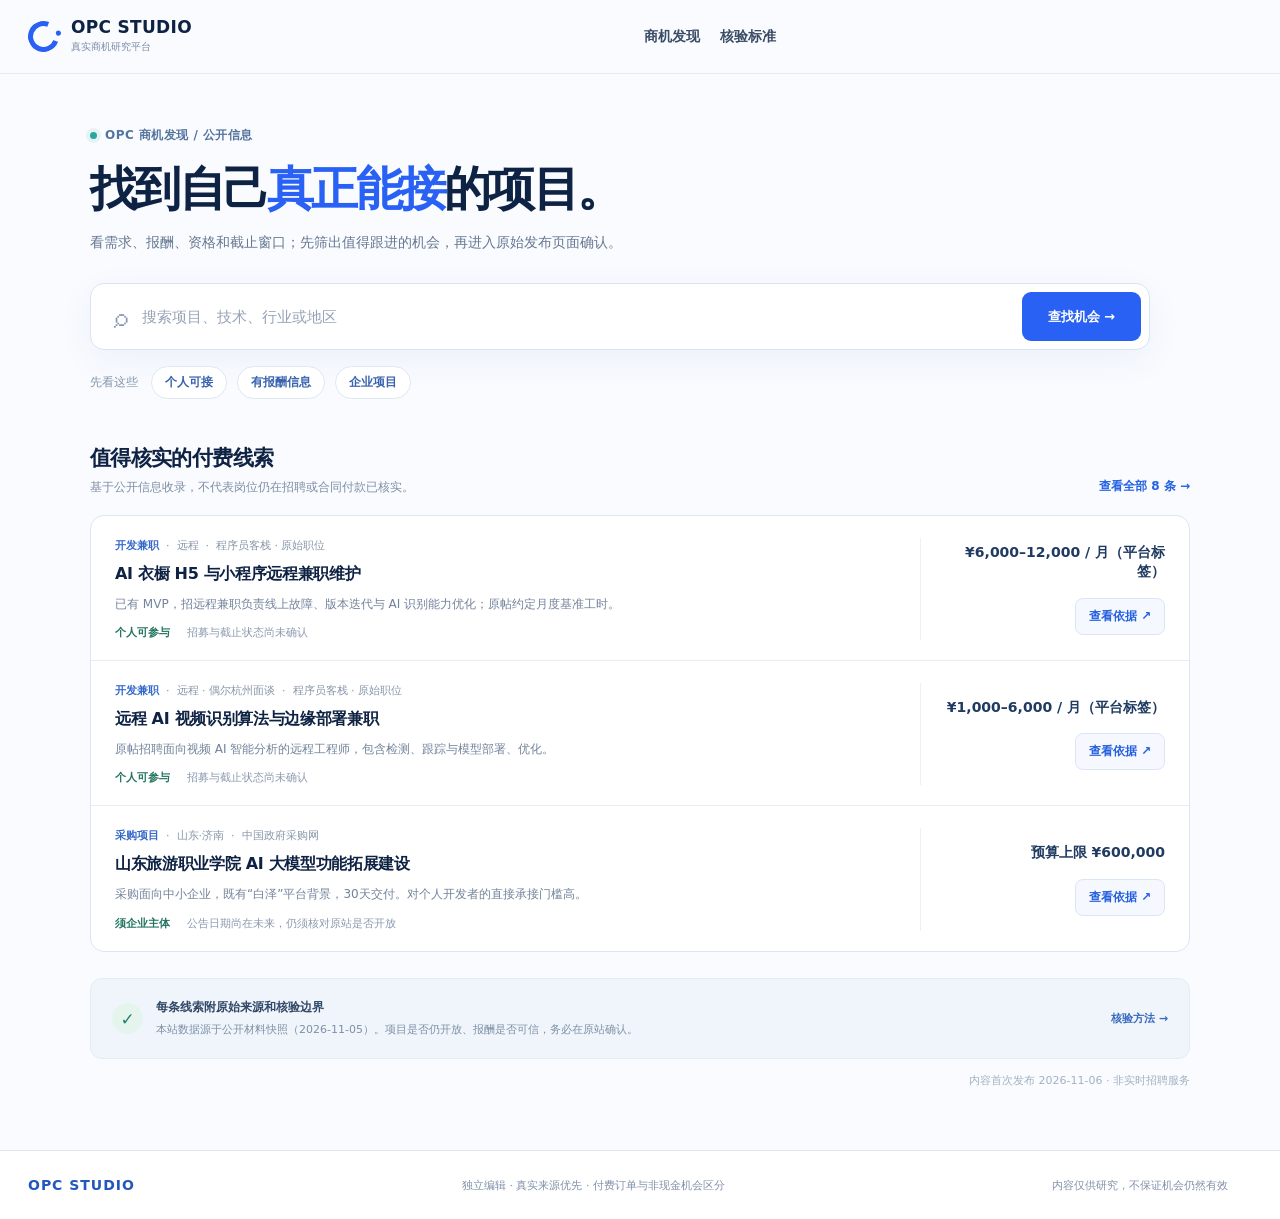
<file: index.html>
<!DOCTYPE html><html lang="zh-CN"><head><meta charset="utf-8"><meta name="viewport" content="width=device-width, initial-scale=1"><title>机会雷达｜真实 AI 开发商机与自由职业项目 - OPC Studio</title><meta name="description" content="查看公开来源的 AI 开发项目、远程兼职和企业采购线索，快速判断报酬、个人能否参与、截止时间以及原始来源。"><meta name="robots" content="index,follow,max-snippet:-1,max-image-preview:large"><link rel="canonical" href="https://ardss.github.io/opc-studio/"><meta property="og:type" content="website"><meta property="og:site_name" content="OPC Studio"><meta property="og:title" content="机会雷达｜真实 AI 开发商机与自由职业项目 - OPC Studio"><meta property="og:description" content="查看公开来源的 AI 开发项目、远程兼职和企业采购线索，快速判断报酬、个人能否参与、截止时间以及原始来源。"><meta property="og:url" content="https://ardss.github.io/opc-studio/"><meta name="twitter:card" content="summary"><link rel="stylesheet" href="https://ardss.github.io/opc-studio/radar.css"><link rel="stylesheet" href="https://ardss.github.io/opc-studio/public.css"><script type="application/ld+json">{"@context":"https://schema.org","@type":"WebSite","name":"OPC Studio｜机会雷达","url":"https://ardss.github.io/opc-studio/","description":"从原始公开来源整理AI开发项目、兼职及企业商机。提供预算、参与条件和核验信息。","inLanguage":"zh-CN"}</script></head><body><header class="site-header"><div class="header-inner"><a class="brand" href="https://ardss.github.io/opc-studio/" aria-label="OPC Studio 首页"><span class="logo-mark" aria-hidden="true"></span><span class="brand-text"><strong>OPC STUDIO</strong><small>真实商机研究平台</small></span></a><nav class="nav-menu" aria-label="主导航"><a href="https://ardss.github.io/opc-studio/opportunities/">商机发现</a><a href="https://ardss.github.io/opc-studio/standards/">核验标准</a></nav><div class="header-actions"><span class="live-note">公开来源 · 人工核验快照</span></div></div></header><main class="focus-page"><div class="focus-container"><div class="focus-intro"><div class="focus-kicker"><span class="focus-pulse"></span> OPC 商机发现 / 公开信息</div><h1>找到自己<span>真正能接</span>的项目。</h1><p>看需求、报酬、资格和截止窗口；先筛出值得跟进的机会，再进入原始发布页面确认。</p></div><form role="search" class="focus-search" action="https://ardss.github.io/opc-studio/opportunities/" method="get"><label class="focus-search-field"><span class="focus-search-icon" aria-hidden="true">⌕</span><input type="search" name="q" aria-label="搜索商机" placeholder="搜索项目、技术、行业或地区"></label><button class="focus-search-submit" type="submit">查找机会 →</button></form><div class="focus-quick"><span>先看这些</span><a href="https://ardss.github.io/opc-studio/opportunities/?audience=个人">个人可接</a><a href="https://ardss.github.io/opc-studio/opportunities/?money=paid">有报酬信息</a><a href="https://ardss.github.io/opc-studio/opportunities/?audience=企业">企业项目</a></div><section class="focus-results" aria-labelledby="featured"><div class="focus-heading"><div><h2 id="featured">值得核实的付费线索</h2><p>基于公开信息收录，不代表岗位仍在招聘或合同付款已核实。</p></div><a href="https://ardss.github.io/opc-studio/opportunities/">查看全部 8 条 →</a></div><div class="focus-list"><article class="focus-result"><div class="focus-result-body"><div class="focus-result-label"><span class="focus-type">开发兼职</span> · <span>远程</span> · <span>程序员客栈 · 原始职位</span></div><h3><a href="https://ardss.github.io/opc-studio/opportunities/opc-004/">AI 衣橱 H5 与小程序远程兼职维护</a></h3><p>已有 MVP，招远程兼职负责线上故障、版本迭代与 AI 识别能力优化；原帖约定月度基准工时。</p><div class="focus-result-meta"><span class="focus-eligibility">个人可参与</span><span>招募与截止状态尚未确认</span></div></div><div class="focus-result-action"><strong>¥6,000–12,000 / 月（平台标签）</strong><a href="https://ardss.github.io/opc-studio/opportunities/opc-004/">查看依据 ↗</a></div></article><article class="focus-result"><div class="focus-result-body"><div class="focus-result-label"><span class="focus-type">开发兼职</span> · <span>远程 · 偶尔杭州面谈</span> · <span>程序员客栈 · 原始职位</span></div><h3><a href="https://ardss.github.io/opc-studio/opportunities/opc-005/">远程 AI 视频识别算法与边缘部署兼职</a></h3><p>原帖招聘面向视频 AI 智能分析的远程工程师，包含检测、跟踪与模型部署、优化。</p><div class="focus-result-meta"><span class="focus-eligibility">个人可参与</span><span>招募与截止状态尚未确认</span></div></div><div class="focus-result-action"><strong>¥1,000–6,000 / 月（平台标签）</strong><a href="https://ardss.github.io/opc-studio/opportunities/opc-005/">查看依据 ↗</a></div></article><article class="focus-result"><div class="focus-result-body"><div class="focus-result-label"><span class="focus-type">采购项目</span> · <span>山东·济南</span> · <span>中国政府采购网</span></div><h3><a href="https://ardss.github.io/opc-studio/opportunities/opc-001/">山东旅游职业学院 AI 大模型功能拓展建设</a></h3><p>采购面向中小企业，既有“白泽”平台背景，30天交付。对个人开发者的直接承接门槛高。</p><div class="focus-result-meta"><span class="focus-eligibility">须企业主体</span><span>公告日期尚在未来，仍须核对原站是否开放</span></div></div><div class="focus-result-action"><strong>预算上限 ¥600,000</strong><a href="https://ardss.github.io/opc-studio/opportunities/opc-001/">查看依据 ↗</a></div></article></div></section><aside class="focus-trust"><span class="focus-trust-icon" aria-hidden="true">✓</span><div><strong>每条线索附原始来源和核验边界</strong><p>本站数据源于公开材料快照（2026-11-05）。项目是否仍开放、报酬是否可信，务必在原站确认。</p></div><a href="https://ardss.github.io/opc-studio/standards/">核验方法 →</a></aside><div class="focus-date">内容首次发布 2026-11-06 · 非实时招聘服务</div></div></main><footer class="footer"><div class="footer-inner"><a class="footer-brand" href="https://ardss.github.io/opc-studio/">OPC <b>STUDIO</b></a><span>独立编辑 · 真实来源优先 · 付费订单与非现金机会区分</span><span>内容仅供研究，不保证机会仍然有效</span></div></footer></body></html>
</file>
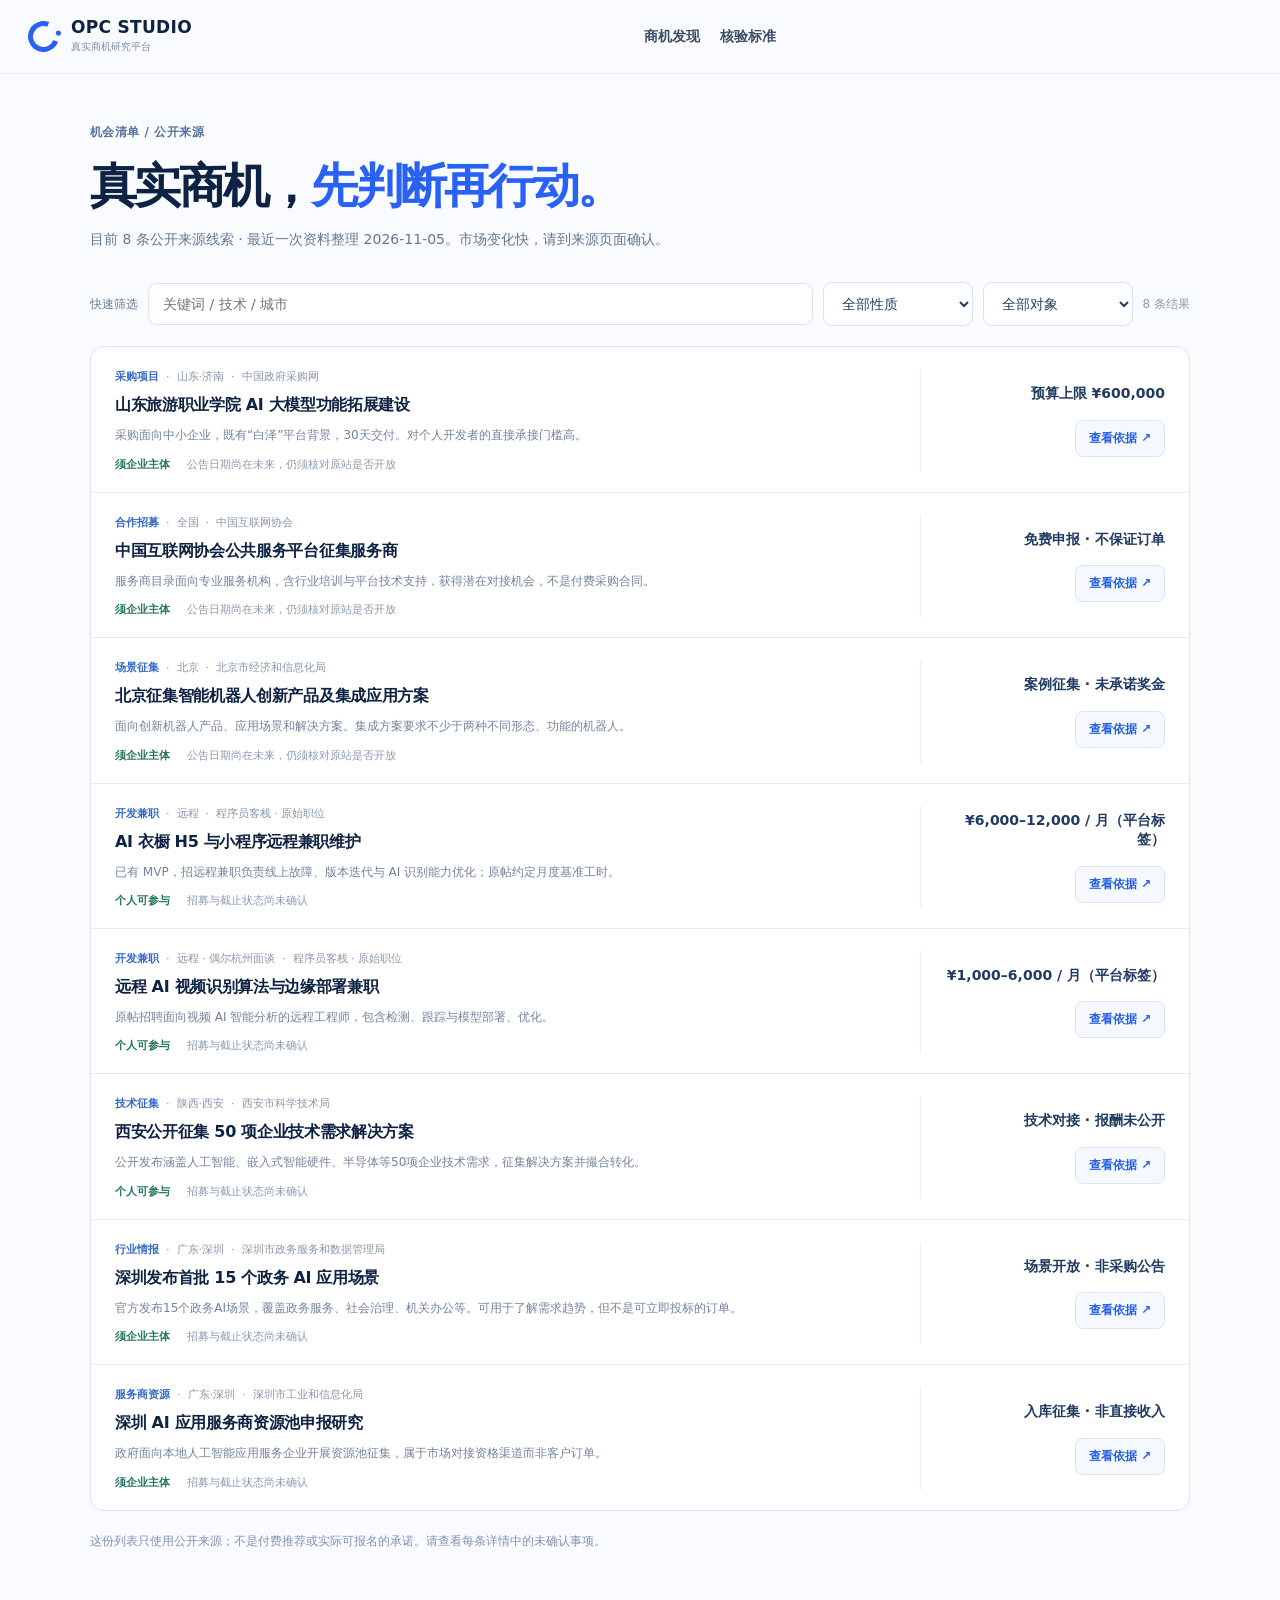
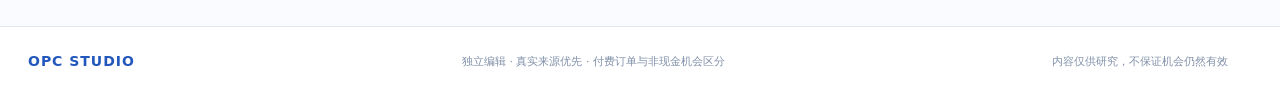
<file: opportunities/index.html>
<!DOCTYPE html><html lang="zh-CN"><head><meta charset="utf-8"><meta name="viewport" content="width=device-width, initial-scale=1"><title>AI 商机库｜公开项目、远程兼职与合作机会 - OPC Studio</title><meta name="description" content="基于真实公开链接整理的AI开发兼职、采购项目、技术需求征集与合作信息，附预算、时效及资质提示。"><meta name="robots" content="index,follow,max-snippet:-1,max-image-preview:large"><link rel="canonical" href="https://ardss.github.io/opc-studio/opportunities/"><meta property="og:type" content="website"><meta property="og:site_name" content="OPC Studio"><meta property="og:title" content="AI 商机库｜公开项目、远程兼职与合作机会 - OPC Studio"><meta property="og:description" content="基于真实公开链接整理的AI开发兼职、采购项目、技术需求征集与合作信息，附预算、时效及资质提示。"><meta property="og:url" content="https://ardss.github.io/opc-studio/opportunities/"><meta name="twitter:card" content="summary"><link rel="stylesheet" href="https://ardss.github.io/opc-studio/radar.css"><link rel="stylesheet" href="https://ardss.github.io/opc-studio/public.css"><script type="application/ld+json">{"@context":"https://schema.org","@type":"CollectionPage","name":"AI 商机库｜OPC Studio","url":"https://ardss.github.io/opc-studio/opportunities/","inLanguage":"zh-CN","mainEntity":{"@type":"ItemList","itemListElement":[{"@type":"ListItem","position":1,"name":"山东旅游职业学院 AI 大模型功能拓展建设","url":"https://ardss.github.io/opc-studio/opportunities/opc-001/"},{"@type":"ListItem","position":2,"name":"中国互联网协会公共服务平台征集服务商","url":"https://ardss.github.io/opc-studio/opportunities/opc-002/"},{"@type":"ListItem","position":3,"name":"北京征集智能机器人创新产品及集成应用方案","url":"https://ardss.github.io/opc-studio/opportunities/opc-003/"},{"@type":"ListItem","position":4,"name":"AI 衣橱 H5 与小程序远程兼职维护","url":"https://ardss.github.io/opc-studio/opportunities/opc-004/"},{"@type":"ListItem","position":5,"name":"远程 AI 视频识别算法与边缘部署兼职","url":"https://ardss.github.io/opc-studio/opportunities/opc-005/"},{"@type":"ListItem","position":6,"name":"西安公开征集 50 项企业技术需求解决方案","url":"https://ardss.github.io/opc-studio/opportunities/opc-006/"},{"@type":"ListItem","position":7,"name":"深圳发布首批 15 个政务 AI 应用场景","url":"https://ardss.github.io/opc-studio/opportunities/opc-007/"},{"@type":"ListItem","position":8,"name":"深圳 AI 应用服务商资源池申报研究","url":"https://ardss.github.io/opc-studio/opportunities/opc-008/"}]}}</script></head><body><header class="site-header"><div class="header-inner"><a class="brand" href="https://ardss.github.io/opc-studio/" aria-label="OPC Studio 首页"><span class="logo-mark" aria-hidden="true"></span><span class="brand-text"><strong>OPC STUDIO</strong><small>真实商机研究平台</small></span></a><nav class="nav-menu" aria-label="主导航"><a href="https://ardss.github.io/opc-studio/opportunities/" aria-current="page">商机发现</a><a href="https://ardss.github.io/opc-studio/standards/">核验标准</a></nav><div class="header-actions"><span class="live-note">公开来源 · 人工核验快照</span></div></div></header><main class="focus-page"><div class="focus-container catalog-public"><div class="focus-intro"><div class="focus-kicker">机会清单 / 公开来源</div><h1>真实商机，<span>先判断再行动。</span></h1><p>目前 8 条公开来源线索 · 最近一次资料整理 2026-11-05。市场变化快，请到来源页面确认。</p></div><div class="catalog-controls"><label for="catalog-search">快速筛选</label><input id="catalog-search" type="search" placeholder="关键词 / 技术 / 城市" aria-label="筛选商机"><select id="catalog-kind" aria-label="付费性质"><option value="">全部性质</option><option value="paid">有报酬信息</option><option value="other">非直接订单</option></select><select id="catalog-audience" aria-label="适合对象"><option value="">全部对象</option><option value="个人">个人可接</option><option value="企业">需要企业</option><option value="团队">团队</option></select><span id="visible-count" aria-live="polite"></span></div><section class="focus-list" id="catalog-list" aria-label="公开商机列表"><article class="focus-result" data-kind="paid" data-audience="企业" data-search="山东旅游职业学院 AI 大模型功能拓展建设 采购面向中小企业，既有“白泽”平台背景，30天交付。对个人开发者的直接承接门槛高。 山东·济南 采购项目 中国政府采购网 有教育 AI 系统集成与政府采购经验的中小企业"><div class="focus-result-body"><div class="focus-result-label"><span class="focus-type">采购项目</span> · <span>山东·济南</span> · <span>中国政府采购网</span></div><h3><a href="https://ardss.github.io/opc-studio/opportunities/opc-001/">山东旅游职业学院 AI 大模型功能拓展建设</a></h3><p>采购面向中小企业，既有“白泽”平台背景，30天交付。对个人开发者的直接承接门槛高。</p><div class="focus-result-meta"><span class="focus-eligibility">须企业主体</span><span>公告日期尚在未来，仍须核对原站是否开放</span></div></div><div class="focus-result-action"><strong>预算上限 ¥600,000</strong><a href="https://ardss.github.io/opc-studio/opportunities/opc-001/">查看依据 ↗</a></div></article><article class="focus-result" data-kind="other" data-audience="企业" data-search="中国互联网协会公共服务平台征集服务商 服务商目录面向专业服务机构，含行业培训与平台技术支持，获得潜在对接机会，不是付费采购合同。 全国 合作招募 中国互联网协会 已登记、有固定场所与专业交付能力的服务机构"><div class="focus-result-body"><div class="focus-result-label"><span class="focus-type">合作招募</span> · <span>全国</span> · <span>中国互联网协会</span></div><h3><a href="https://ardss.github.io/opc-studio/opportunities/opc-002/">中国互联网协会公共服务平台征集服务商</a></h3><p>服务商目录面向专业服务机构，含行业培训与平台技术支持，获得潜在对接机会，不是付费采购合同。</p><div class="focus-result-meta"><span class="focus-eligibility">须企业主体</span><span>公告日期尚在未来，仍须核对原站是否开放</span></div></div><div class="focus-result-action"><strong>免费申报 · 不保证订单</strong><a href="https://ardss.github.io/opc-studio/opportunities/opc-002/">查看依据 ↗</a></div></article><article class="focus-result" data-kind="other" data-audience="企业|团队" data-search="北京征集智能机器人创新产品及集成应用方案 面向创新机器人产品、应用场景和解决方案。集成方案要求不少于两种不同形态、功能的机器人。 北京 场景征集 北京市经济和信息化局 已有样机或真实集成落地的机器人产品与解决方案团队"><div class="focus-result-body"><div class="focus-result-label"><span class="focus-type">场景征集</span> · <span>北京</span> · <span>北京市经济和信息化局</span></div><h3><a href="https://ardss.github.io/opc-studio/opportunities/opc-003/">北京征集智能机器人创新产品及集成应用方案</a></h3><p>面向创新机器人产品、应用场景和解决方案。集成方案要求不少于两种不同形态、功能的机器人。</p><div class="focus-result-meta"><span class="focus-eligibility">须企业主体</span><span>公告日期尚在未来，仍须核对原站是否开放</span></div></div><div class="focus-result-action"><strong>案例征集 · 未承诺奖金</strong><a href="https://ardss.github.io/opc-studio/opportunities/opc-003/">查看依据 ↗</a></div></article><article class="focus-result" data-kind="paid" data-audience="个人|团队" data-search="AI 衣橱 H5 与小程序远程兼职维护 已有 MVP，招远程兼职负责线上故障、版本迭代与 AI 识别能力优化；原帖约定月度基准工时。 远程 开发兼职 程序员客栈 · 原始职位 熟悉 uni-app、微信小程序、LLM 接口及遗留代码维护的开发者"><div class="focus-result-body"><div class="focus-result-label"><span class="focus-type">开发兼职</span> · <span>远程</span> · <span>程序员客栈 · 原始职位</span></div><h3><a href="https://ardss.github.io/opc-studio/opportunities/opc-004/">AI 衣橱 H5 与小程序远程兼职维护</a></h3><p>已有 MVP，招远程兼职负责线上故障、版本迭代与 AI 识别能力优化；原帖约定月度基准工时。</p><div class="focus-result-meta"><span class="focus-eligibility">个人可参与</span><span>招募与截止状态尚未确认</span></div></div><div class="focus-result-action"><strong>¥6,000–12,000 / 月（平台标签）</strong><a href="https://ardss.github.io/opc-studio/opportunities/opc-004/">查看依据 ↗</a></div></article><article class="focus-result" data-kind="paid" data-audience="个人" data-search="远程 AI 视频识别算法与边缘部署兼职 原帖招聘面向视频 AI 智能分析的远程工程师，包含检测、跟踪与模型部署、优化。 远程 · 偶尔杭州面谈 开发兼职 程序员客栈 · 原始职位 有计算机视觉、检测跟踪与边缘推理的开发者"><div class="focus-result-body"><div class="focus-result-label"><span class="focus-type">开发兼职</span> · <span>远程 · 偶尔杭州面谈</span> · <span>程序员客栈 · 原始职位</span></div><h3><a href="https://ardss.github.io/opc-studio/opportunities/opc-005/">远程 AI 视频识别算法与边缘部署兼职</a></h3><p>原帖招聘面向视频 AI 智能分析的远程工程师，包含检测、跟踪与模型部署、优化。</p><div class="focus-result-meta"><span class="focus-eligibility">个人可参与</span><span>招募与截止状态尚未确认</span></div></div><div class="focus-result-action"><strong>¥1,000–6,000 / 月（平台标签）</strong><a href="https://ardss.github.io/opc-studio/opportunities/opc-005/">查看依据 ↗</a></div></article><article class="focus-result" data-kind="other" data-audience="个人|团队|企业" data-search="西安公开征集 50 项企业技术需求解决方案 公开发布涵盖人工智能、嵌入式智能硬件、半导体等50项企业技术需求，征集解决方案并撮合转化。 陕西·西安 技术征集 西安市科学技术局 具备企业技术研发方案及验证能力的科研团队、工程师"><div class="focus-result-body"><div class="focus-result-label"><span class="focus-type">技术征集</span> · <span>陕西·西安</span> · <span>西安市科学技术局</span></div><h3><a href="https://ardss.github.io/opc-studio/opportunities/opc-006/">西安公开征集 50 项企业技术需求解决方案</a></h3><p>公开发布涵盖人工智能、嵌入式智能硬件、半导体等50项企业技术需求，征集解决方案并撮合转化。</p><div class="focus-result-meta"><span class="focus-eligibility">个人可参与</span><span>招募与截止状态尚未确认</span></div></div><div class="focus-result-action"><strong>技术对接 · 报酬未公开</strong><a href="https://ardss.github.io/opc-studio/opportunities/opc-006/">查看依据 ↗</a></div></article><article class="focus-result" data-kind="other" data-audience="企业|团队" data-search="深圳发布首批 15 个政务 AI 应用场景 官方发布15个政务AI场景，覆盖政务服务、社会治理、机关办公等。可用于了解需求趋势，但不是可立即投标的订单。 广东·深圳 行业情报 深圳市政务服务和数据管理局 具备政务系统集成、数据治理与合规交付能力的团队"><div class="focus-result-body"><div class="focus-result-label"><span class="focus-type">行业情报</span> · <span>广东·深圳</span> · <span>深圳市政务服务和数据管理局</span></div><h3><a href="https://ardss.github.io/opc-studio/opportunities/opc-007/">深圳发布首批 15 个政务 AI 应用场景</a></h3><p>官方发布15个政务AI场景，覆盖政务服务、社会治理、机关办公等。可用于了解需求趋势，但不是可立即投标的订单。</p><div class="focus-result-meta"><span class="focus-eligibility">须企业主体</span><span>招募与截止状态尚未确认</span></div></div><div class="focus-result-action"><strong>场景开放 · 非采购公告</strong><a href="https://ardss.github.io/opc-studio/opportunities/opc-007/">查看依据 ↗</a></div></article><article class="focus-result" data-kind="other" data-audience="企业" data-search="深圳 AI 应用服务商资源池申报研究 政府面向本地人工智能应用服务企业开展资源池征集，属于市场对接资格渠道而非客户订单。 广东·深圳 服务商资源 深圳市工业和信息化局 在深圳实际开展 AI 咨询、交付、运维和安全服务的企业"><div class="focus-result-body"><div class="focus-result-label"><span class="focus-type">服务商资源</span> · <span>广东·深圳</span> · <span>深圳市工业和信息化局</span></div><h3><a href="https://ardss.github.io/opc-studio/opportunities/opc-008/">深圳 AI 应用服务商资源池申报研究</a></h3><p>政府面向本地人工智能应用服务企业开展资源池征集，属于市场对接资格渠道而非客户订单。</p><div class="focus-result-meta"><span class="focus-eligibility">须企业主体</span><span>招募与截止状态尚未确认</span></div></div><div class="focus-result-action"><strong>入库征集 · 非直接收入</strong><a href="https://ardss.github.io/opc-studio/opportunities/opc-008/">查看依据 ↗</a></div></article></section><p id="catalog-empty" hidden class="focus-empty">没有匹配结果，请调整筛选条件。</p><p class="source-note">这份列表只使用公开来源；不是付费推荐或实际可报名的承诺。请查看每条详情中的未确认事项。</p></div></main><script src="https://ardss.github.io/opc-studio/catalog-filter.js" defer></script><footer class="footer"><div class="footer-inner"><a class="footer-brand" href="https://ardss.github.io/opc-studio/">OPC <b>STUDIO</b></a><span>独立编辑 · 真实来源优先 · 付费订单与非现金机会区分</span><span>内容仅供研究，不保证机会仍然有效</span></div></footer></body></html>
</file>
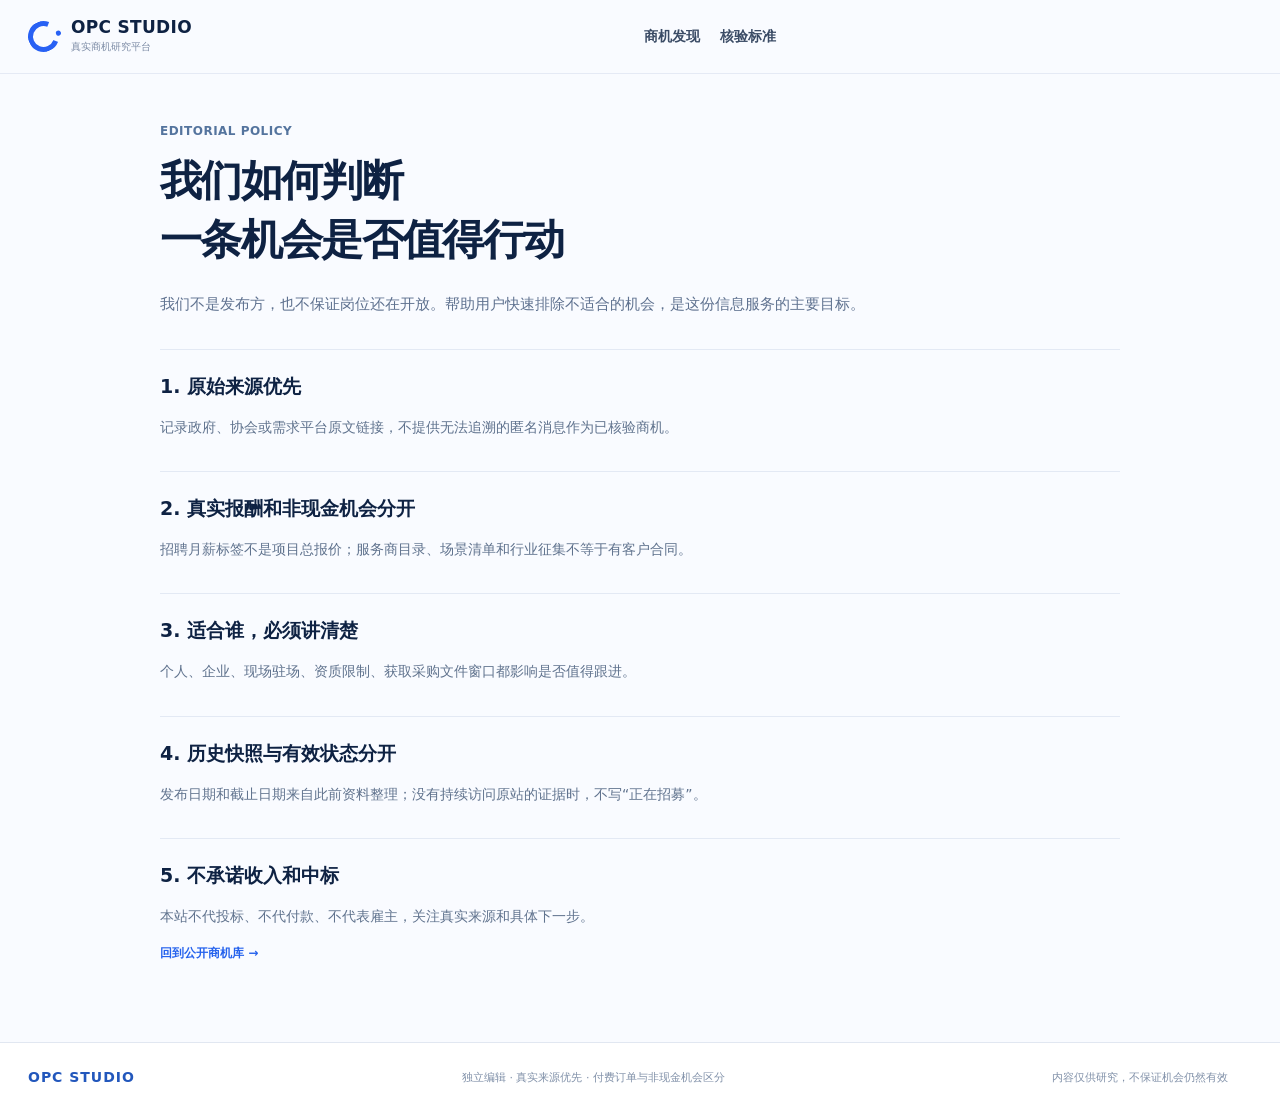
<file: standards/index.html>
<!DOCTYPE html><html lang="zh-CN"><head><meta charset="utf-8"><meta name="viewport" content="width=device-width, initial-scale=1"><title>商机收录与核验原则 - OPC Studio</title><meta name="description" content="了解 OPC Studio 如何区分真实开发订单、采购项目、行业需求和非现金征集，如何检查截止及参与条件。"><meta name="robots" content="index,follow,max-snippet:-1,max-image-preview:large"><link rel="canonical" href="https://ardss.github.io/opc-studio/standards/"><meta property="og:type" content="website"><meta property="og:site_name" content="OPC Studio"><meta property="og:title" content="商机收录与核验原则 - OPC Studio"><meta property="og:description" content="了解 OPC Studio 如何区分真实开发订单、采购项目、行业需求和非现金征集，如何检查截止及参与条件。"><meta property="og:url" content="https://ardss.github.io/opc-studio/standards/"><meta name="twitter:card" content="summary"><link rel="stylesheet" href="https://ardss.github.io/opc-studio/radar.css"><link rel="stylesheet" href="https://ardss.github.io/opc-studio/public.css"><script type="application/ld+json">{"@context":"https://schema.org","@type":"AboutPage","name":"OPC Studio 商机收录与核验原则","url":"https://ardss.github.io/opc-studio/standards/","inLanguage":"zh-CN"}</script></head><body><header class="site-header"><div class="header-inner"><a class="brand" href="https://ardss.github.io/opc-studio/" aria-label="OPC Studio 首页"><span class="logo-mark" aria-hidden="true"></span><span class="brand-text"><strong>OPC STUDIO</strong><small>真实商机研究平台</small></span></a><nav class="nav-menu" aria-label="主导航"><a href="https://ardss.github.io/opc-studio/opportunities/">商机发现</a><a href="https://ardss.github.io/opc-studio/standards/" aria-current="page">核验标准</a></nav><div class="header-actions"><span class="live-note">公开来源 · 人工核验快照</span></div></div></header><main class="detail-public"><div class="public-container"><div class="focus-kicker">EDITORIAL POLICY</div><h1>我们如何判断<br>一条机会是否值得行动</h1><p class="detail-intro">我们不是发布方，也不保证岗位还在开放。帮助用户快速排除不适合的机会，是这份信息服务的主要目标。</p><section class="detail-section"><h2>1. 原始来源优先</h2><p>记录政府、协会或需求平台原文链接，不提供无法追溯的匿名消息作为已核验商机。</p></section><section class="detail-section"><h2>2. 真实报酬和非现金机会分开</h2><p>招聘月薪标签不是项目总报价；服务商目录、场景清单和行业征集不等于有客户合同。</p></section><section class="detail-section"><h2>3. 适合谁，必须讲清楚</h2><p>个人、企业、现场驻场、资质限制、获取采购文件窗口都影响是否值得跟进。</p></section><section class="detail-section"><h2>4. 历史快照与有效状态分开</h2><p>发布日期和截止日期来自此前资料整理；没有持续访问原站的证据时，不写“正在招募”。</p></section><section class="detail-section"><h2>5. 不承诺收入和中标</h2><p>本站不代投标、不代付款、不代表雇主，关注真实来源和具体下一步。</p></section><a class="text-link" href="https://ardss.github.io/opc-studio/opportunities/">回到公开商机库 →</a></div></main><footer class="footer"><div class="footer-inner"><a class="footer-brand" href="https://ardss.github.io/opc-studio/">OPC <b>STUDIO</b></a><span>独立编辑 · 真实来源优先 · 付费订单与非现金机会区分</span><span>内容仅供研究，不保证机会仍然有效</span></div></footer></body></html>
</file>
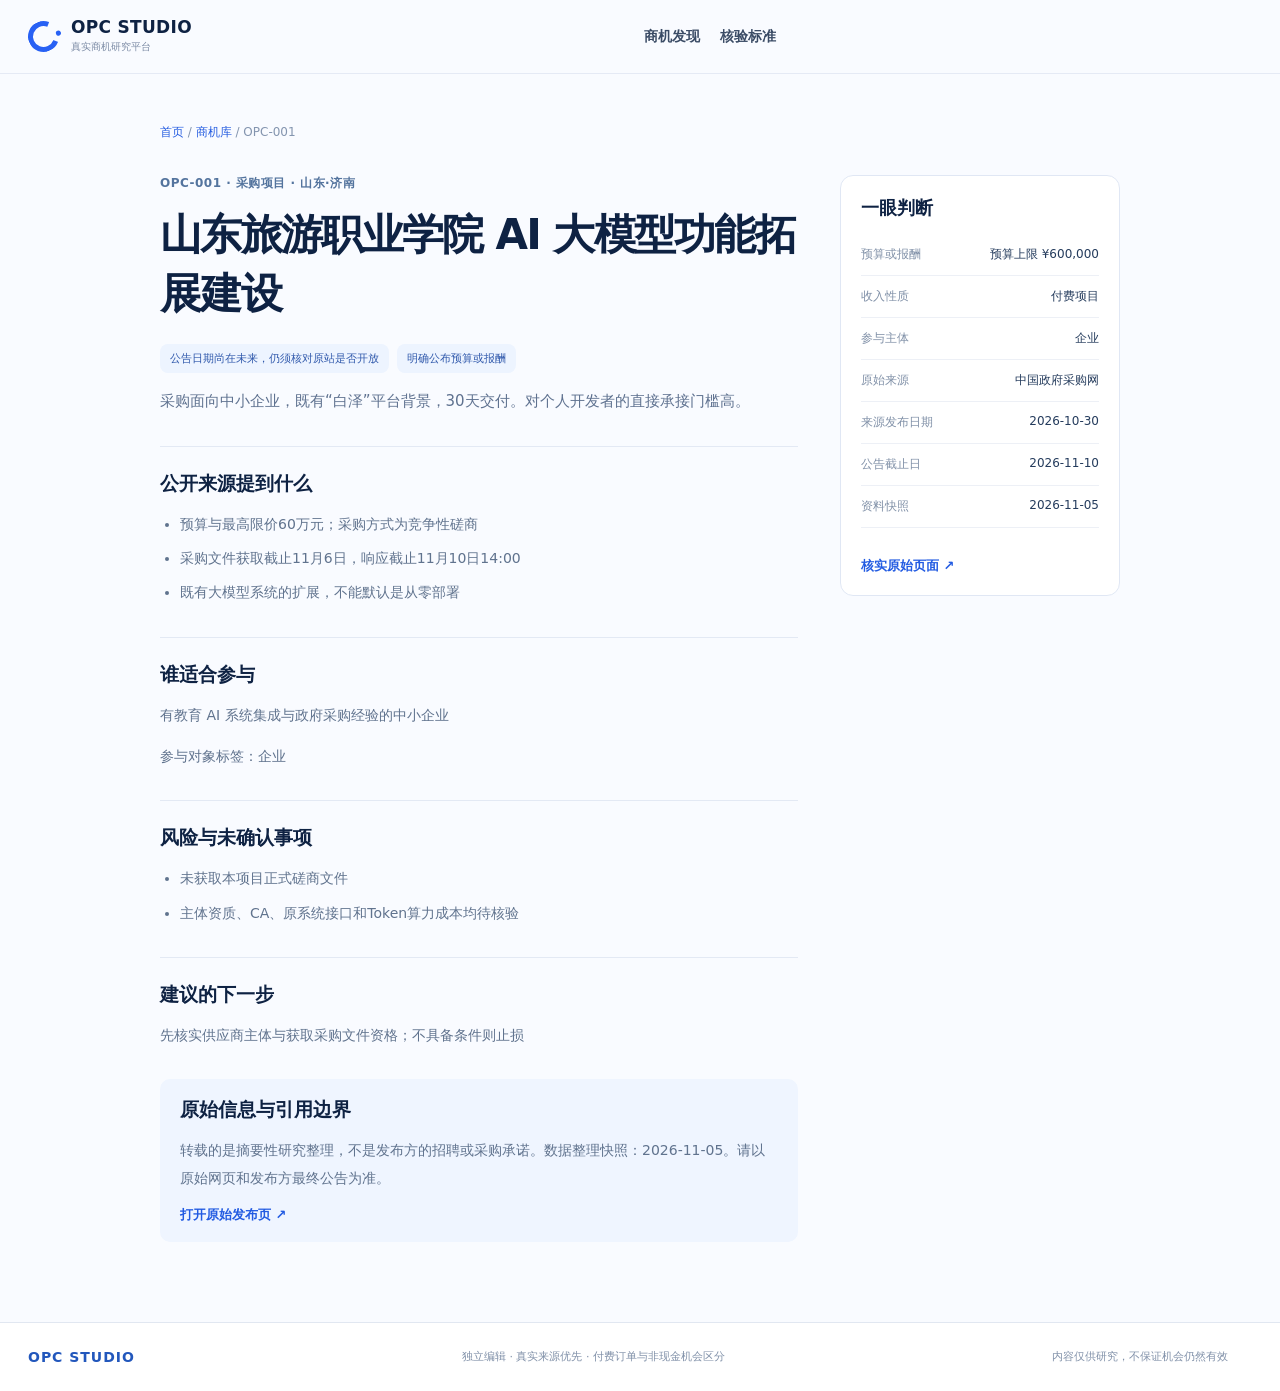
<file: opportunities/opc-001/index.html>
<!DOCTYPE html><html lang="zh-CN"><head><meta charset="utf-8"><meta name="viewport" content="width=device-width, initial-scale=1"><title>山东旅游职业学院 AI 大模型功能拓展建设｜商机核验 - OPC Studio</title><meta name="description" content="采购面向中小企业，既有“白泽”平台背景，30天交付。对个人开发者的直接承接门槛高。 详情附原始来源、预算、参与条件和核验注意事项。"><meta name="robots" content="index,follow,max-snippet:-1,max-image-preview:large"><link rel="canonical" href="https://ardss.github.io/opc-studio/opportunities/opc-001/"><meta property="og:type" content="article"><meta property="og:site_name" content="OPC Studio"><meta property="og:title" content="山东旅游职业学院 AI 大模型功能拓展建设｜商机核验 - OPC Studio"><meta property="og:description" content="采购面向中小企业，既有“白泽”平台背景，30天交付。对个人开发者的直接承接门槛高。 详情附原始来源、预算、参与条件和核验注意事项。"><meta property="og:url" content="https://ardss.github.io/opc-studio/opportunities/opc-001/"><meta name="twitter:card" content="summary"><link rel="stylesheet" href="https://ardss.github.io/opc-studio/radar.css"><link rel="stylesheet" href="https://ardss.github.io/opc-studio/public.css"><script type="application/ld+json">{"@context":"https://schema.org","@type":"Article","headline":"山东旅游职业学院 AI 大模型功能拓展建设","description":"采购面向中小企业，既有“白泽”平台背景，30天交付。对个人开发者的直接承接门槛高。","inLanguage":"zh-CN","mainEntityOfPage":"https://ardss.github.io/opc-studio/opportunities/opc-001/","datePublished":"2026-11-06","dateModified":"2026-11-06","author":{"@type":"Organization","name":"OPC Studio"},"publisher":{"@type":"Organization","name":"OPC Studio"},"isBasedOn":"https://www.ccgp.gov.cn/cggg/dfgg/jzxcs/202610/t20261030_27596848.htm"}</script></head><body><header class="site-header"><div class="header-inner"><a class="brand" href="https://ardss.github.io/opc-studio/" aria-label="OPC Studio 首页"><span class="logo-mark" aria-hidden="true"></span><span class="brand-text"><strong>OPC STUDIO</strong><small>真实商机研究平台</small></span></a><nav class="nav-menu" aria-label="主导航"><a href="https://ardss.github.io/opc-studio/opportunities/" aria-current="page">商机发现</a><a href="https://ardss.github.io/opc-studio/standards/">核验标准</a></nav><div class="header-actions"><span class="live-note">公开来源 · 人工核验快照</span></div></div></header><main class="detail-public"><div class="public-container"><nav aria-label="面包屑" class="breadcrumbs"><a href="https://ardss.github.io/opc-studio/">首页</a> / <a href="https://ardss.github.io/opc-studio/opportunities/">商机库</a> / OPC-001</nav><div class="public-detail-grid"><article><div class="focus-kicker">OPC-001 · 采购项目 · 山东·济南</div><h1>山东旅游职业学院 AI 大模型功能拓展建设</h1><div class="detail-inline-status"><span class="small-tag neutral">公告日期尚在未来，仍须核对原站是否开放</span><span class="small-tag">明确公布预算或报酬</span></div><p class="detail-intro">采购面向中小企业，既有“白泽”平台背景，30天交付。对个人开发者的直接承接门槛高。</p><section class="detail-section"><h2>公开来源提到什么</h2><ul><li>预算与最高限价60万元；采购方式为竞争性磋商</li><li>采购文件获取截止11月6日，响应截止11月10日14:00</li><li>既有大模型系统的扩展，不能默认是从零部署</li></ul></section><section class="detail-section"><h2>谁适合参与</h2><p>有教育 AI 系统集成与政府采购经验的中小企业</p><p>参与对象标签：企业</p></section><section class="detail-section"><h2>风险与未确认事项</h2><ul><li>未获取本项目正式磋商文件</li><li>主体资质、CA、原系统接口和Token算力成本均待核验</li></ul></section><section class="detail-section"><h2>建议的下一步</h2><p>先核实供应商主体与获取采购文件资格；不具备条件则止损</p></section><section class="detail-section origin-note"><h2>原始信息与引用边界</h2><p>转载的是摘要性研究整理，不是发布方的招聘或采购承诺。数据整理快照：2026-11-05。请以原始网页和发布方最终公告为准。</p><a href="https://www.ccgp.gov.cn/cggg/dfgg/jzxcs/202610/t20261030_27596848.htm" rel="noopener noreferrer nofollow" target="_blank">打开原始发布页 ↗</a></section></article><aside class="public-facts"><h2>一眼判断</h2><dl><div><dt>预算或报酬</dt><dd>预算上限 ¥600,000</dd></div><div><dt>收入性质</dt><dd>付费项目</dd></div><div><dt>参与主体</dt><dd>企业</dd></div><div><dt>原始来源</dt><dd>中国政府采购网</dd></div><div><dt>来源发布日期</dt><dd>2026-10-30</dd></div><div><dt>公告截止日</dt><dd>2026-11-10</dd></div><div><dt>资料快照</dt><dd>2026-11-05</dd></div></dl><a href="https://www.ccgp.gov.cn/cggg/dfgg/jzxcs/202610/t20261030_27596848.htm" rel="noopener noreferrer nofollow" target="_blank">核实原始页面 ↗</a></aside></div></div></main><footer class="footer"><div class="footer-inner"><a class="footer-brand" href="https://ardss.github.io/opc-studio/">OPC <b>STUDIO</b></a><span>独立编辑 · 真实来源优先 · 付费订单与非现金机会区分</span><span>内容仅供研究，不保证机会仍然有效</span></div></footer></body></html>
</file>
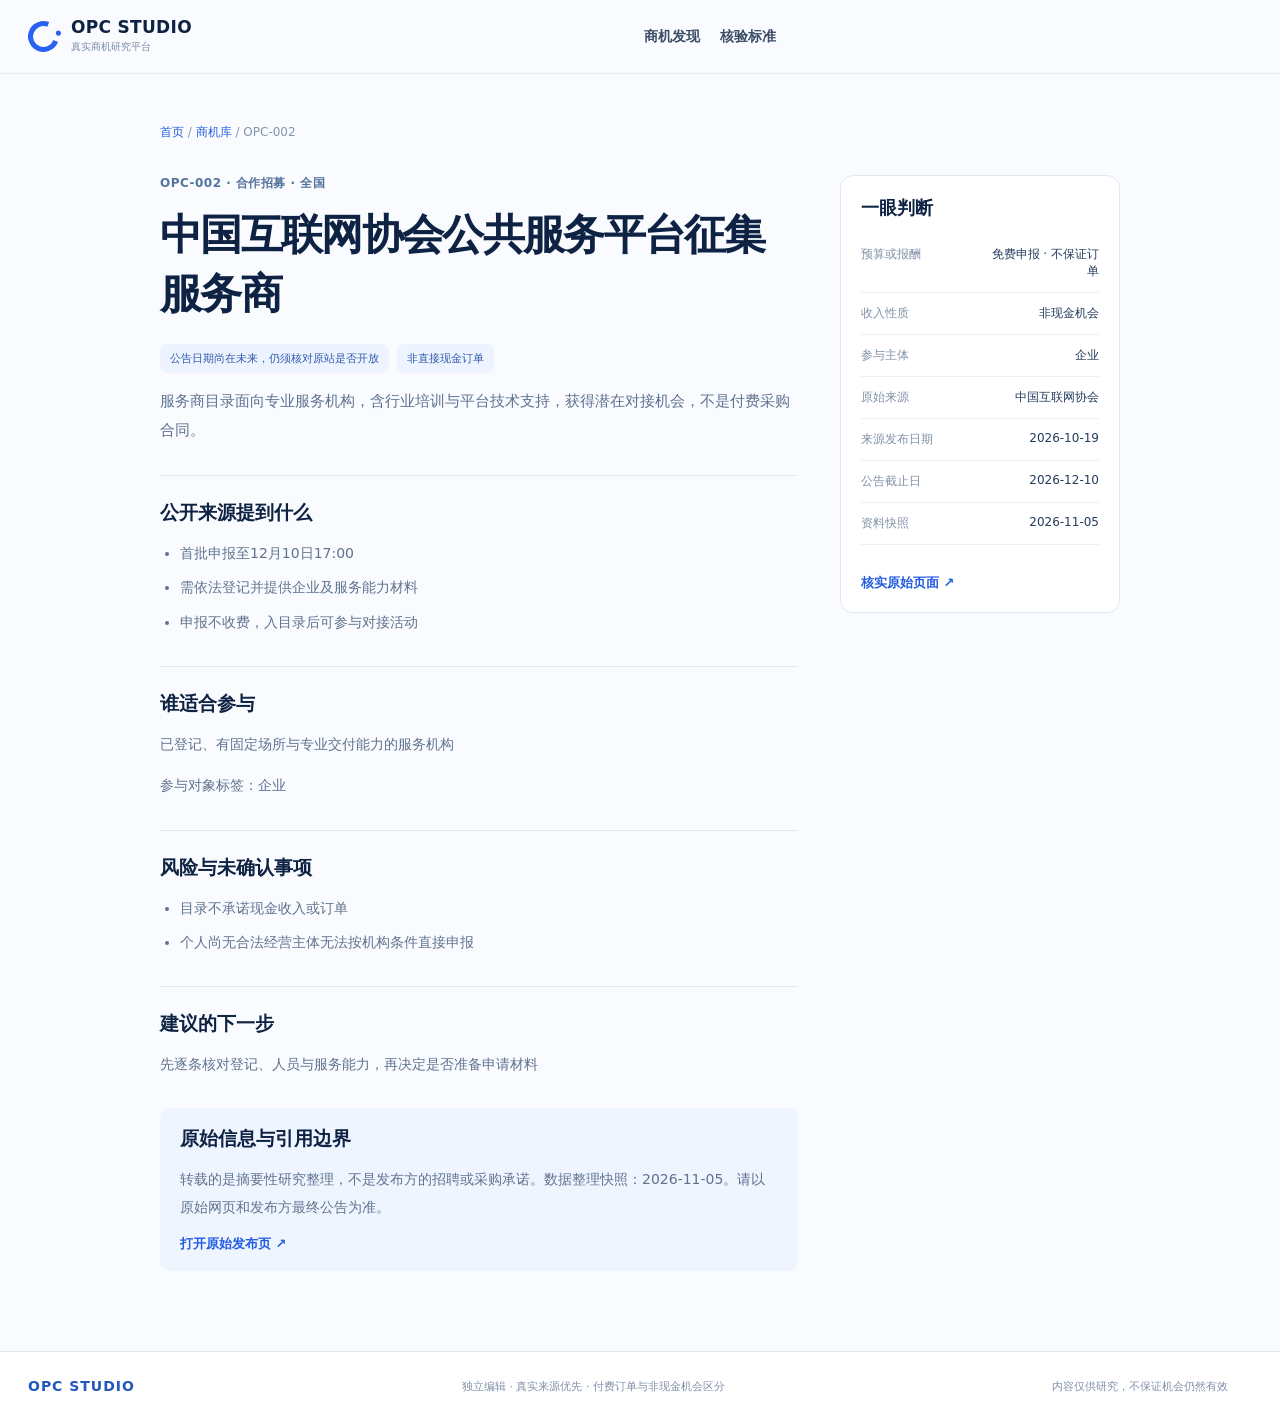
<file: opportunities/opc-002/index.html>
<!DOCTYPE html><html lang="zh-CN"><head><meta charset="utf-8"><meta name="viewport" content="width=device-width, initial-scale=1"><title>中国互联网协会公共服务平台征集服务商｜商机核验 - OPC Studio</title><meta name="description" content="服务商目录面向专业服务机构，含行业培训与平台技术支持，获得潜在对接机会，不是付费采购合同。 详情附原始来源、预算、参与条件和核验注意事项。"><meta name="robots" content="index,follow,max-snippet:-1,max-image-preview:large"><link rel="canonical" href="https://ardss.github.io/opc-studio/opportunities/opc-002/"><meta property="og:type" content="article"><meta property="og:site_name" content="OPC Studio"><meta property="og:title" content="中国互联网协会公共服务平台征集服务商｜商机核验 - OPC Studio"><meta property="og:description" content="服务商目录面向专业服务机构，含行业培训与平台技术支持，获得潜在对接机会，不是付费采购合同。 详情附原始来源、预算、参与条件和核验注意事项。"><meta property="og:url" content="https://ardss.github.io/opc-studio/opportunities/opc-002/"><meta name="twitter:card" content="summary"><link rel="stylesheet" href="https://ardss.github.io/opc-studio/radar.css"><link rel="stylesheet" href="https://ardss.github.io/opc-studio/public.css"><script type="application/ld+json">{"@context":"https://schema.org","@type":"Article","headline":"中国互联网协会公共服务平台征集服务商","description":"服务商目录面向专业服务机构，含行业培训与平台技术支持，获得潜在对接机会，不是付费采购合同。","inLanguage":"zh-CN","mainEntityOfPage":"https://ardss.github.io/opc-studio/opportunities/opc-002/","datePublished":"2026-11-06","dateModified":"2026-11-06","author":{"@type":"Organization","name":"OPC Studio"},"publisher":{"@type":"Organization","name":"OPC Studio"},"isBasedOn":"https://www.isc.org.cn/article/30786486799429632.html"}</script></head><body><header class="site-header"><div class="header-inner"><a class="brand" href="https://ardss.github.io/opc-studio/" aria-label="OPC Studio 首页"><span class="logo-mark" aria-hidden="true"></span><span class="brand-text"><strong>OPC STUDIO</strong><small>真实商机研究平台</small></span></a><nav class="nav-menu" aria-label="主导航"><a href="https://ardss.github.io/opc-studio/opportunities/" aria-current="page">商机发现</a><a href="https://ardss.github.io/opc-studio/standards/">核验标准</a></nav><div class="header-actions"><span class="live-note">公开来源 · 人工核验快照</span></div></div></header><main class="detail-public"><div class="public-container"><nav aria-label="面包屑" class="breadcrumbs"><a href="https://ardss.github.io/opc-studio/">首页</a> / <a href="https://ardss.github.io/opc-studio/opportunities/">商机库</a> / OPC-002</nav><div class="public-detail-grid"><article><div class="focus-kicker">OPC-002 · 合作招募 · 全国</div><h1>中国互联网协会公共服务平台征集服务商</h1><div class="detail-inline-status"><span class="small-tag neutral">公告日期尚在未来，仍须核对原站是否开放</span><span class="small-tag">非直接现金订单</span></div><p class="detail-intro">服务商目录面向专业服务机构，含行业培训与平台技术支持，获得潜在对接机会，不是付费采购合同。</p><section class="detail-section"><h2>公开来源提到什么</h2><ul><li>首批申报至12月10日17:00</li><li>需依法登记并提供企业及服务能力材料</li><li>申报不收费，入目录后可参与对接活动</li></ul></section><section class="detail-section"><h2>谁适合参与</h2><p>已登记、有固定场所与专业交付能力的服务机构</p><p>参与对象标签：企业</p></section><section class="detail-section"><h2>风险与未确认事项</h2><ul><li>目录不承诺现金收入或订单</li><li>个人尚无合法经营主体无法按机构条件直接申报</li></ul></section><section class="detail-section"><h2>建议的下一步</h2><p>先逐条核对登记、人员与服务能力，再决定是否准备申请材料</p></section><section class="detail-section origin-note"><h2>原始信息与引用边界</h2><p>转载的是摘要性研究整理，不是发布方的招聘或采购承诺。数据整理快照：2026-11-05。请以原始网页和发布方最终公告为准。</p><a href="https://www.isc.org.cn/article/30786486799429632.html" rel="noopener noreferrer nofollow" target="_blank">打开原始发布页 ↗</a></section></article><aside class="public-facts"><h2>一眼判断</h2><dl><div><dt>预算或报酬</dt><dd>免费申报 · 不保证订单</dd></div><div><dt>收入性质</dt><dd>非现金机会</dd></div><div><dt>参与主体</dt><dd>企业</dd></div><div><dt>原始来源</dt><dd>中国互联网协会</dd></div><div><dt>来源发布日期</dt><dd>2026-10-19</dd></div><div><dt>公告截止日</dt><dd>2026-12-10</dd></div><div><dt>资料快照</dt><dd>2026-11-05</dd></div></dl><a href="https://www.isc.org.cn/article/30786486799429632.html" rel="noopener noreferrer nofollow" target="_blank">核实原始页面 ↗</a></aside></div></div></main><footer class="footer"><div class="footer-inner"><a class="footer-brand" href="https://ardss.github.io/opc-studio/">OPC <b>STUDIO</b></a><span>独立编辑 · 真实来源优先 · 付费订单与非现金机会区分</span><span>内容仅供研究，不保证机会仍然有效</span></div></footer></body></html>
</file>
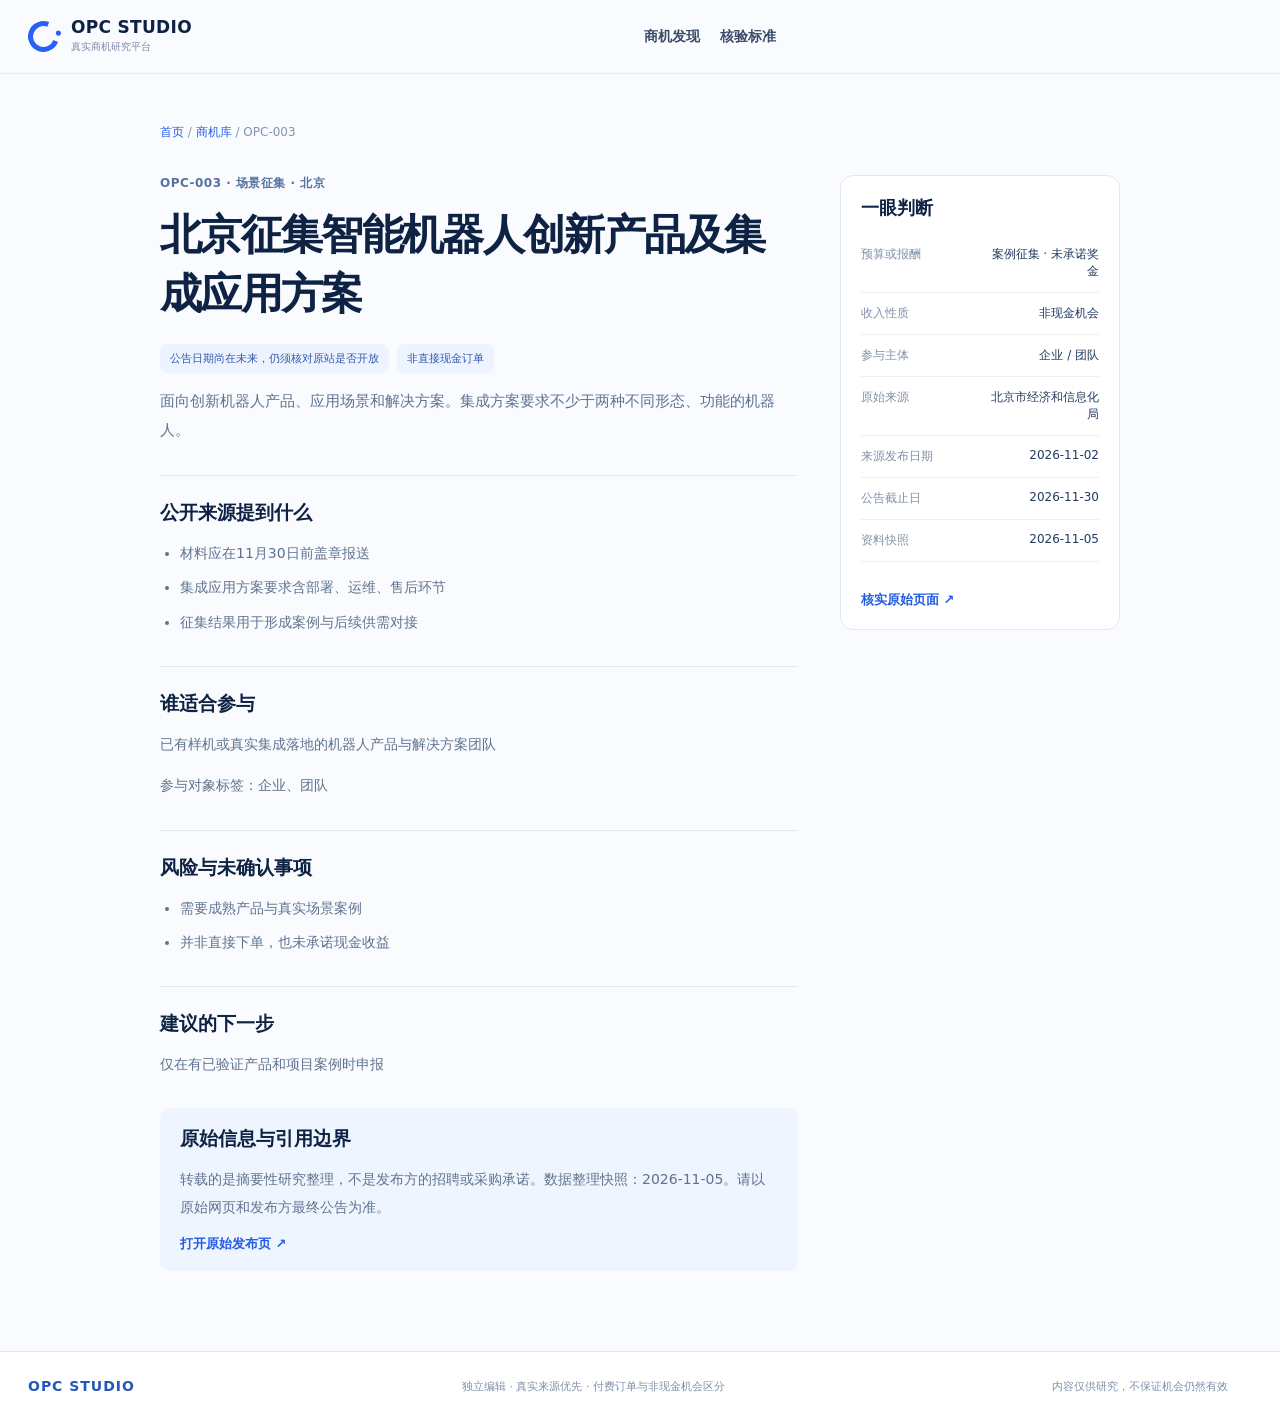
<file: opportunities/opc-003/index.html>
<!DOCTYPE html><html lang="zh-CN"><head><meta charset="utf-8"><meta name="viewport" content="width=device-width, initial-scale=1"><title>北京征集智能机器人创新产品及集成应用方案｜商机核验 - OPC Studio</title><meta name="description" content="面向创新机器人产品、应用场景和解决方案。集成方案要求不少于两种不同形态、功能的机器人。 详情附原始来源、预算、参与条件和核验注意事项。"><meta name="robots" content="index,follow,max-snippet:-1,max-image-preview:large"><link rel="canonical" href="https://ardss.github.io/opc-studio/opportunities/opc-003/"><meta property="og:type" content="article"><meta property="og:site_name" content="OPC Studio"><meta property="og:title" content="北京征集智能机器人创新产品及集成应用方案｜商机核验 - OPC Studio"><meta property="og:description" content="面向创新机器人产品、应用场景和解决方案。集成方案要求不少于两种不同形态、功能的机器人。 详情附原始来源、预算、参与条件和核验注意事项。"><meta property="og:url" content="https://ardss.github.io/opc-studio/opportunities/opc-003/"><meta name="twitter:card" content="summary"><link rel="stylesheet" href="https://ardss.github.io/opc-studio/radar.css"><link rel="stylesheet" href="https://ardss.github.io/opc-studio/public.css"><script type="application/ld+json">{"@context":"https://schema.org","@type":"Article","headline":"北京征集智能机器人创新产品及集成应用方案","description":"面向创新机器人产品、应用场景和解决方案。集成方案要求不少于两种不同形态、功能的机器人。","inLanguage":"zh-CN","mainEntityOfPage":"https://ardss.github.io/opc-studio/opportunities/opc-003/","datePublished":"2026-11-06","dateModified":"2026-11-06","author":{"@type":"Organization","name":"OPC Studio"},"publisher":{"@type":"Organization","name":"OPC Studio"},"isBasedOn":"https://jxj.beijing.gov.cn/zwgk/2024zcwj/202611/t20261102_4928200.html"}</script></head><body><header class="site-header"><div class="header-inner"><a class="brand" href="https://ardss.github.io/opc-studio/" aria-label="OPC Studio 首页"><span class="logo-mark" aria-hidden="true"></span><span class="brand-text"><strong>OPC STUDIO</strong><small>真实商机研究平台</small></span></a><nav class="nav-menu" aria-label="主导航"><a href="https://ardss.github.io/opc-studio/opportunities/" aria-current="page">商机发现</a><a href="https://ardss.github.io/opc-studio/standards/">核验标准</a></nav><div class="header-actions"><span class="live-note">公开来源 · 人工核验快照</span></div></div></header><main class="detail-public"><div class="public-container"><nav aria-label="面包屑" class="breadcrumbs"><a href="https://ardss.github.io/opc-studio/">首页</a> / <a href="https://ardss.github.io/opc-studio/opportunities/">商机库</a> / OPC-003</nav><div class="public-detail-grid"><article><div class="focus-kicker">OPC-003 · 场景征集 · 北京</div><h1>北京征集智能机器人创新产品及集成应用方案</h1><div class="detail-inline-status"><span class="small-tag neutral">公告日期尚在未来，仍须核对原站是否开放</span><span class="small-tag">非直接现金订单</span></div><p class="detail-intro">面向创新机器人产品、应用场景和解决方案。集成方案要求不少于两种不同形态、功能的机器人。</p><section class="detail-section"><h2>公开来源提到什么</h2><ul><li>材料应在11月30日前盖章报送</li><li>集成应用方案要求含部署、运维、售后环节</li><li>征集结果用于形成案例与后续供需对接</li></ul></section><section class="detail-section"><h2>谁适合参与</h2><p>已有样机或真实集成落地的机器人产品与解决方案团队</p><p>参与对象标签：企业、团队</p></section><section class="detail-section"><h2>风险与未确认事项</h2><ul><li>需要成熟产品与真实场景案例</li><li>并非直接下单，也未承诺现金收益</li></ul></section><section class="detail-section"><h2>建议的下一步</h2><p>仅在有已验证产品和项目案例时申报</p></section><section class="detail-section origin-note"><h2>原始信息与引用边界</h2><p>转载的是摘要性研究整理，不是发布方的招聘或采购承诺。数据整理快照：2026-11-05。请以原始网页和发布方最终公告为准。</p><a href="https://jxj.beijing.gov.cn/zwgk/2024zcwj/202611/t20261102_4928200.html" rel="noopener noreferrer nofollow" target="_blank">打开原始发布页 ↗</a></section></article><aside class="public-facts"><h2>一眼判断</h2><dl><div><dt>预算或报酬</dt><dd>案例征集 · 未承诺奖金</dd></div><div><dt>收入性质</dt><dd>非现金机会</dd></div><div><dt>参与主体</dt><dd>企业 / 团队</dd></div><div><dt>原始来源</dt><dd>北京市经济和信息化局</dd></div><div><dt>来源发布日期</dt><dd>2026-11-02</dd></div><div><dt>公告截止日</dt><dd>2026-11-30</dd></div><div><dt>资料快照</dt><dd>2026-11-05</dd></div></dl><a href="https://jxj.beijing.gov.cn/zwgk/2024zcwj/202611/t20261102_4928200.html" rel="noopener noreferrer nofollow" target="_blank">核实原始页面 ↗</a></aside></div></div></main><footer class="footer"><div class="footer-inner"><a class="footer-brand" href="https://ardss.github.io/opc-studio/">OPC <b>STUDIO</b></a><span>独立编辑 · 真实来源优先 · 付费订单与非现金机会区分</span><span>内容仅供研究，不保证机会仍然有效</span></div></footer></body></html>
</file>
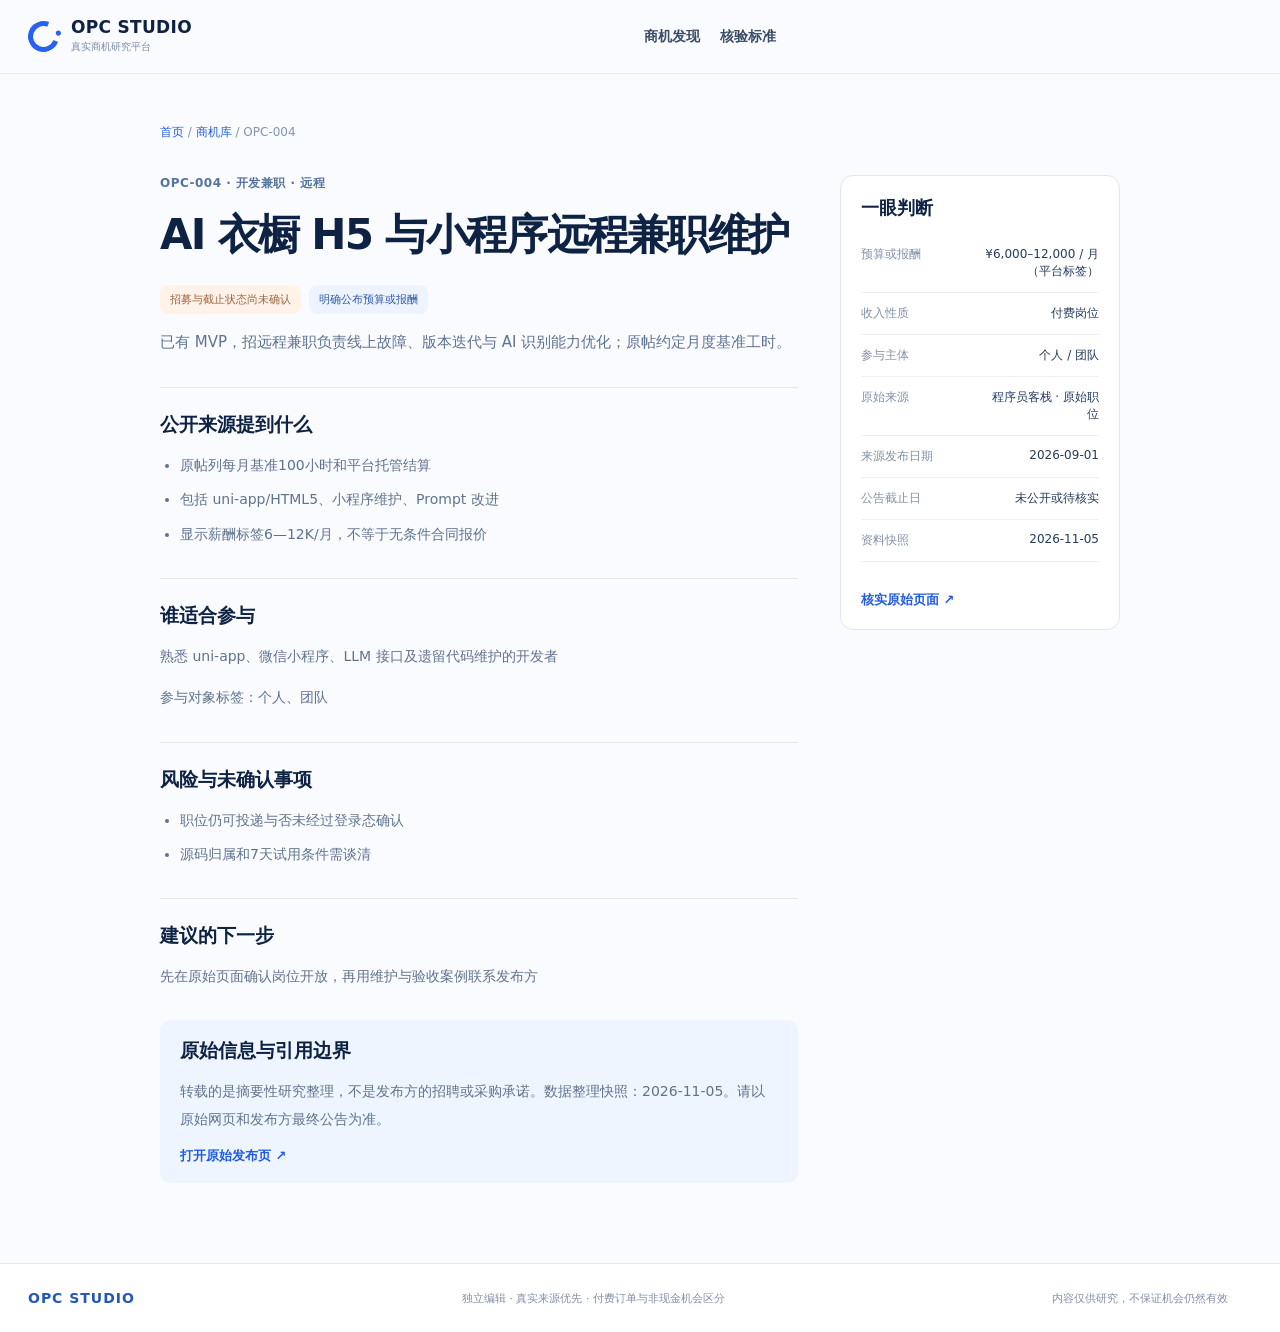
<file: opportunities/opc-004/index.html>
<!DOCTYPE html><html lang="zh-CN"><head><meta charset="utf-8"><meta name="viewport" content="width=device-width, initial-scale=1"><title>AI 衣橱 H5 与小程序远程兼职维护｜商机核验 - OPC Studio</title><meta name="description" content="已有 MVP，招远程兼职负责线上故障、版本迭代与 AI 识别能力优化；原帖约定月度基准工时。 详情附原始来源、预算、参与条件和核验注意事项。"><meta name="robots" content="index,follow,max-snippet:-1,max-image-preview:large"><link rel="canonical" href="https://ardss.github.io/opc-studio/opportunities/opc-004/"><meta property="og:type" content="article"><meta property="og:site_name" content="OPC Studio"><meta property="og:title" content="AI 衣橱 H5 与小程序远程兼职维护｜商机核验 - OPC Studio"><meta property="og:description" content="已有 MVP，招远程兼职负责线上故障、版本迭代与 AI 识别能力优化；原帖约定月度基准工时。 详情附原始来源、预算、参与条件和核验注意事项。"><meta property="og:url" content="https://ardss.github.io/opc-studio/opportunities/opc-004/"><meta name="twitter:card" content="summary"><link rel="stylesheet" href="https://ardss.github.io/opc-studio/radar.css"><link rel="stylesheet" href="https://ardss.github.io/opc-studio/public.css"><script type="application/ld+json">{"@context":"https://schema.org","@type":"Article","headline":"AI 衣橱 H5 与小程序远程兼职维护","description":"已有 MVP，招远程兼职负责线上故障、版本迭代与 AI 识别能力优化；原帖约定月度基准工时。","inLanguage":"zh-CN","mainEntityOfPage":"https://ardss.github.io/opc-studio/opportunities/opc-004/","datePublished":"2026-11-06","dateModified":"2026-11-06","author":{"@type":"Organization","name":"OPC Studio"},"publisher":{"@type":"Organization","name":"OPC Studio"},"isBasedOn":"https://job.proginn.com/d/5af3107a9ffc"}</script></head><body><header class="site-header"><div class="header-inner"><a class="brand" href="https://ardss.github.io/opc-studio/" aria-label="OPC Studio 首页"><span class="logo-mark" aria-hidden="true"></span><span class="brand-text"><strong>OPC STUDIO</strong><small>真实商机研究平台</small></span></a><nav class="nav-menu" aria-label="主导航"><a href="https://ardss.github.io/opc-studio/opportunities/" aria-current="page">商机发现</a><a href="https://ardss.github.io/opc-studio/standards/">核验标准</a></nav><div class="header-actions"><span class="live-note">公开来源 · 人工核验快照</span></div></div></header><main class="detail-public"><div class="public-container"><nav aria-label="面包屑" class="breadcrumbs"><a href="https://ardss.github.io/opc-studio/">首页</a> / <a href="https://ardss.github.io/opc-studio/opportunities/">商机库</a> / OPC-004</nav><div class="public-detail-grid"><article><div class="focus-kicker">OPC-004 · 开发兼职 · 远程</div><h1>AI 衣橱 H5 与小程序远程兼职维护</h1><div class="detail-inline-status"><span class="small-tag attention">招募与截止状态尚未确认</span><span class="small-tag">明确公布预算或报酬</span></div><p class="detail-intro">已有 MVP，招远程兼职负责线上故障、版本迭代与 AI 识别能力优化；原帖约定月度基准工时。</p><section class="detail-section"><h2>公开来源提到什么</h2><ul><li>原帖列每月基准100小时和平台托管结算</li><li>包括 uni-app/HTML5、小程序维护、Prompt 改进</li><li>显示薪酬标签6—12K/月，不等于无条件合同报价</li></ul></section><section class="detail-section"><h2>谁适合参与</h2><p>熟悉 uni-app、微信小程序、LLM 接口及遗留代码维护的开发者</p><p>参与对象标签：个人、团队</p></section><section class="detail-section"><h2>风险与未确认事项</h2><ul><li>职位仍可投递与否未经过登录态确认</li><li>源码归属和7天试用条件需谈清</li></ul></section><section class="detail-section"><h2>建议的下一步</h2><p>先在原始页面确认岗位开放，再用维护与验收案例联系发布方</p></section><section class="detail-section origin-note"><h2>原始信息与引用边界</h2><p>转载的是摘要性研究整理，不是发布方的招聘或采购承诺。数据整理快照：2026-11-05。请以原始网页和发布方最终公告为准。</p><a href="https://job.proginn.com/d/5af3107a9ffc" rel="noopener noreferrer nofollow" target="_blank">打开原始发布页 ↗</a></section></article><aside class="public-facts"><h2>一眼判断</h2><dl><div><dt>预算或报酬</dt><dd>¥6,000–12,000 / 月（平台标签）</dd></div><div><dt>收入性质</dt><dd>付费岗位</dd></div><div><dt>参与主体</dt><dd>个人 / 团队</dd></div><div><dt>原始来源</dt><dd>程序员客栈 · 原始职位</dd></div><div><dt>来源发布日期</dt><dd>2026-09-01</dd></div><div><dt>公告截止日</dt><dd>未公开或待核实</dd></div><div><dt>资料快照</dt><dd>2026-11-05</dd></div></dl><a href="https://job.proginn.com/d/5af3107a9ffc" rel="noopener noreferrer nofollow" target="_blank">核实原始页面 ↗</a></aside></div></div></main><footer class="footer"><div class="footer-inner"><a class="footer-brand" href="https://ardss.github.io/opc-studio/">OPC <b>STUDIO</b></a><span>独立编辑 · 真实来源优先 · 付费订单与非现金机会区分</span><span>内容仅供研究，不保证机会仍然有效</span></div></footer></body></html>
</file>
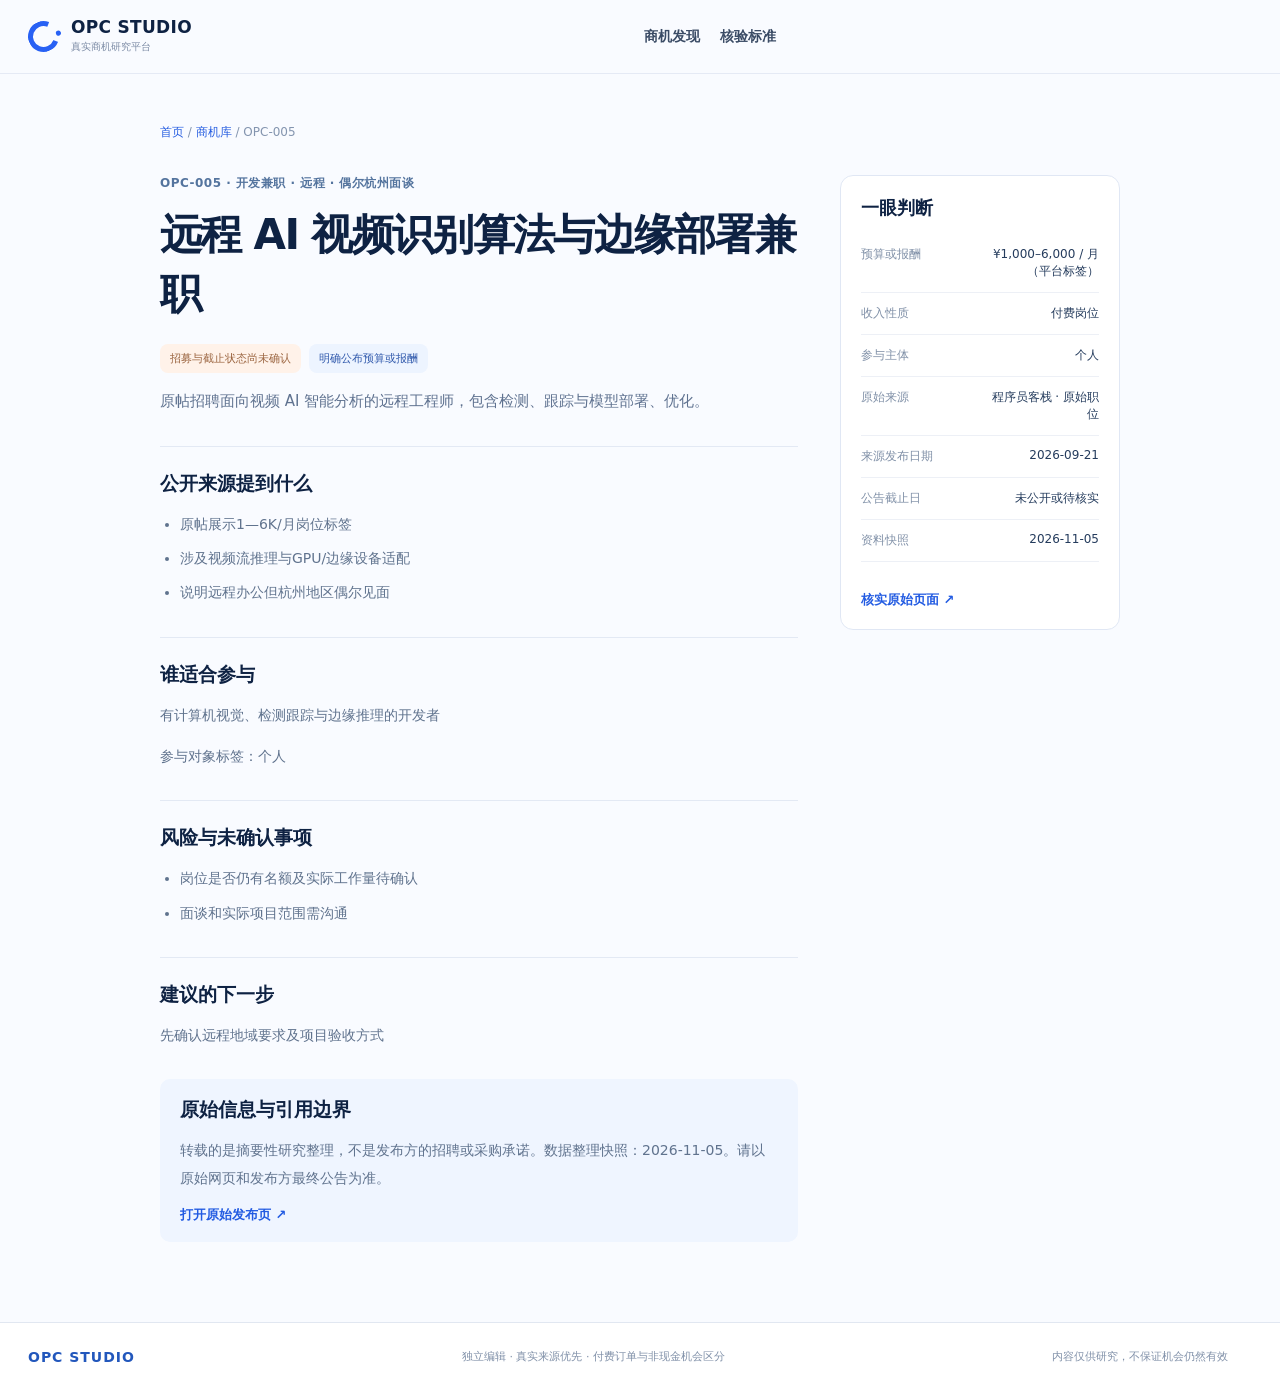
<file: opportunities/opc-005/index.html>
<!DOCTYPE html><html lang="zh-CN"><head><meta charset="utf-8"><meta name="viewport" content="width=device-width, initial-scale=1"><title>远程 AI 视频识别算法与边缘部署兼职｜商机核验 - OPC Studio</title><meta name="description" content="原帖招聘面向视频 AI 智能分析的远程工程师，包含检测、跟踪与模型部署、优化。 详情附原始来源、预算、参与条件和核验注意事项。"><meta name="robots" content="index,follow,max-snippet:-1,max-image-preview:large"><link rel="canonical" href="https://ardss.github.io/opc-studio/opportunities/opc-005/"><meta property="og:type" content="article"><meta property="og:site_name" content="OPC Studio"><meta property="og:title" content="远程 AI 视频识别算法与边缘部署兼职｜商机核验 - OPC Studio"><meta property="og:description" content="原帖招聘面向视频 AI 智能分析的远程工程师，包含检测、跟踪与模型部署、优化。 详情附原始来源、预算、参与条件和核验注意事项。"><meta property="og:url" content="https://ardss.github.io/opc-studio/opportunities/opc-005/"><meta name="twitter:card" content="summary"><link rel="stylesheet" href="https://ardss.github.io/opc-studio/radar.css"><link rel="stylesheet" href="https://ardss.github.io/opc-studio/public.css"><script type="application/ld+json">{"@context":"https://schema.org","@type":"Article","headline":"远程 AI 视频识别算法与边缘部署兼职","description":"原帖招聘面向视频 AI 智能分析的远程工程师，包含检测、跟踪与模型部署、优化。","inLanguage":"zh-CN","mainEntityOfPage":"https://ardss.github.io/opc-studio/opportunities/opc-005/","datePublished":"2026-11-06","dateModified":"2026-11-06","author":{"@type":"Organization","name":"OPC Studio"},"publisher":{"@type":"Organization","name":"OPC Studio"},"isBasedOn":"https://job.proginn.com/d/5af3107aa070"}</script></head><body><header class="site-header"><div class="header-inner"><a class="brand" href="https://ardss.github.io/opc-studio/" aria-label="OPC Studio 首页"><span class="logo-mark" aria-hidden="true"></span><span class="brand-text"><strong>OPC STUDIO</strong><small>真实商机研究平台</small></span></a><nav class="nav-menu" aria-label="主导航"><a href="https://ardss.github.io/opc-studio/opportunities/" aria-current="page">商机发现</a><a href="https://ardss.github.io/opc-studio/standards/">核验标准</a></nav><div class="header-actions"><span class="live-note">公开来源 · 人工核验快照</span></div></div></header><main class="detail-public"><div class="public-container"><nav aria-label="面包屑" class="breadcrumbs"><a href="https://ardss.github.io/opc-studio/">首页</a> / <a href="https://ardss.github.io/opc-studio/opportunities/">商机库</a> / OPC-005</nav><div class="public-detail-grid"><article><div class="focus-kicker">OPC-005 · 开发兼职 · 远程 · 偶尔杭州面谈</div><h1>远程 AI 视频识别算法与边缘部署兼职</h1><div class="detail-inline-status"><span class="small-tag attention">招募与截止状态尚未确认</span><span class="small-tag">明确公布预算或报酬</span></div><p class="detail-intro">原帖招聘面向视频 AI 智能分析的远程工程师，包含检测、跟踪与模型部署、优化。</p><section class="detail-section"><h2>公开来源提到什么</h2><ul><li>原帖展示1—6K/月岗位标签</li><li>涉及视频流推理与GPU/边缘设备适配</li><li>说明远程办公但杭州地区偶尔见面</li></ul></section><section class="detail-section"><h2>谁适合参与</h2><p>有计算机视觉、检测跟踪与边缘推理的开发者</p><p>参与对象标签：个人</p></section><section class="detail-section"><h2>风险与未确认事项</h2><ul><li>岗位是否仍有名额及实际工作量待确认</li><li>面谈和实际项目范围需沟通</li></ul></section><section class="detail-section"><h2>建议的下一步</h2><p>先确认远程地域要求及项目验收方式</p></section><section class="detail-section origin-note"><h2>原始信息与引用边界</h2><p>转载的是摘要性研究整理，不是发布方的招聘或采购承诺。数据整理快照：2026-11-05。请以原始网页和发布方最终公告为准。</p><a href="https://job.proginn.com/d/5af3107aa070" rel="noopener noreferrer nofollow" target="_blank">打开原始发布页 ↗</a></section></article><aside class="public-facts"><h2>一眼判断</h2><dl><div><dt>预算或报酬</dt><dd>¥1,000–6,000 / 月（平台标签）</dd></div><div><dt>收入性质</dt><dd>付费岗位</dd></div><div><dt>参与主体</dt><dd>个人</dd></div><div><dt>原始来源</dt><dd>程序员客栈 · 原始职位</dd></div><div><dt>来源发布日期</dt><dd>2026-09-21</dd></div><div><dt>公告截止日</dt><dd>未公开或待核实</dd></div><div><dt>资料快照</dt><dd>2026-11-05</dd></div></dl><a href="https://job.proginn.com/d/5af3107aa070" rel="noopener noreferrer nofollow" target="_blank">核实原始页面 ↗</a></aside></div></div></main><footer class="footer"><div class="footer-inner"><a class="footer-brand" href="https://ardss.github.io/opc-studio/">OPC <b>STUDIO</b></a><span>独立编辑 · 真实来源优先 · 付费订单与非现金机会区分</span><span>内容仅供研究，不保证机会仍然有效</span></div></footer></body></html>
</file>
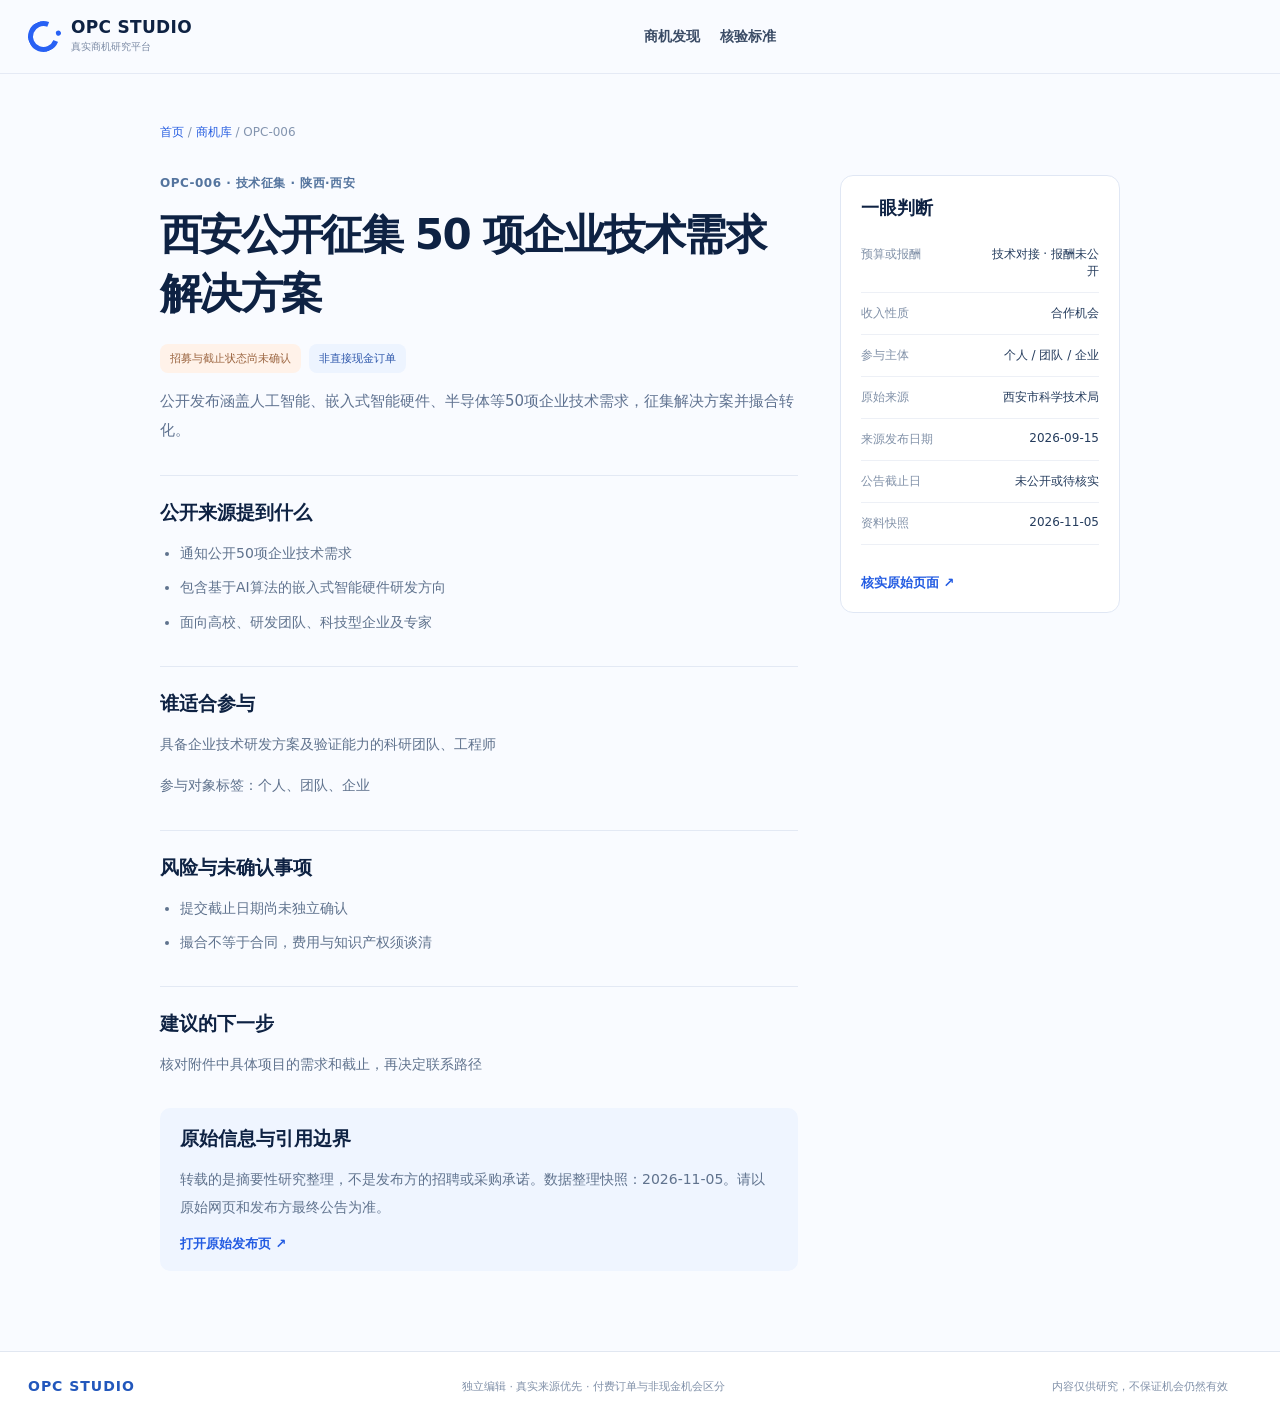
<file: opportunities/opc-006/index.html>
<!DOCTYPE html><html lang="zh-CN"><head><meta charset="utf-8"><meta name="viewport" content="width=device-width, initial-scale=1"><title>西安公开征集 50 项企业技术需求解决方案｜商机核验 - OPC Studio</title><meta name="description" content="公开发布涵盖人工智能、嵌入式智能硬件、半导体等50项企业技术需求，征集解决方案并撮合转化。 详情附原始来源、预算、参与条件和核验注意事项。"><meta name="robots" content="index,follow,max-snippet:-1,max-image-preview:large"><link rel="canonical" href="https://ardss.github.io/opc-studio/opportunities/opc-006/"><meta property="og:type" content="article"><meta property="og:site_name" content="OPC Studio"><meta property="og:title" content="西安公开征集 50 项企业技术需求解决方案｜商机核验 - OPC Studio"><meta property="og:description" content="公开发布涵盖人工智能、嵌入式智能硬件、半导体等50项企业技术需求，征集解决方案并撮合转化。 详情附原始来源、预算、参与条件和核验注意事项。"><meta property="og:url" content="https://ardss.github.io/opc-studio/opportunities/opc-006/"><meta name="twitter:card" content="summary"><link rel="stylesheet" href="https://ardss.github.io/opc-studio/radar.css"><link rel="stylesheet" href="https://ardss.github.io/opc-studio/public.css"><script type="application/ld+json">{"@context":"https://schema.org","@type":"Article","headline":"西安公开征集 50 项企业技术需求解决方案","description":"公开发布涵盖人工智能、嵌入式智能硬件、半导体等50项企业技术需求，征集解决方案并撮合转化。","inLanguage":"zh-CN","mainEntityOfPage":"https://ardss.github.io/opc-studio/opportunities/opc-006/","datePublished":"2026-11-06","dateModified":"2026-11-06","author":{"@type":"Organization","name":"OPC Studio"},"publisher":{"@type":"Organization","name":"OPC Studio"},"isBasedOn":"https://xakj.xa.gov.cn/kjdt/tzgg/2099713781650178049.html"}</script></head><body><header class="site-header"><div class="header-inner"><a class="brand" href="https://ardss.github.io/opc-studio/" aria-label="OPC Studio 首页"><span class="logo-mark" aria-hidden="true"></span><span class="brand-text"><strong>OPC STUDIO</strong><small>真实商机研究平台</small></span></a><nav class="nav-menu" aria-label="主导航"><a href="https://ardss.github.io/opc-studio/opportunities/" aria-current="page">商机发现</a><a href="https://ardss.github.io/opc-studio/standards/">核验标准</a></nav><div class="header-actions"><span class="live-note">公开来源 · 人工核验快照</span></div></div></header><main class="detail-public"><div class="public-container"><nav aria-label="面包屑" class="breadcrumbs"><a href="https://ardss.github.io/opc-studio/">首页</a> / <a href="https://ardss.github.io/opc-studio/opportunities/">商机库</a> / OPC-006</nav><div class="public-detail-grid"><article><div class="focus-kicker">OPC-006 · 技术征集 · 陕西·西安</div><h1>西安公开征集 50 项企业技术需求解决方案</h1><div class="detail-inline-status"><span class="small-tag attention">招募与截止状态尚未确认</span><span class="small-tag">非直接现金订单</span></div><p class="detail-intro">公开发布涵盖人工智能、嵌入式智能硬件、半导体等50项企业技术需求，征集解决方案并撮合转化。</p><section class="detail-section"><h2>公开来源提到什么</h2><ul><li>通知公开50项企业技术需求</li><li>包含基于AI算法的嵌入式智能硬件研发方向</li><li>面向高校、研发团队、科技型企业及专家</li></ul></section><section class="detail-section"><h2>谁适合参与</h2><p>具备企业技术研发方案及验证能力的科研团队、工程师</p><p>参与对象标签：个人、团队、企业</p></section><section class="detail-section"><h2>风险与未确认事项</h2><ul><li>提交截止日期尚未独立确认</li><li>撮合不等于合同，费用与知识产权须谈清</li></ul></section><section class="detail-section"><h2>建议的下一步</h2><p>核对附件中具体项目的需求和截止，再决定联系路径</p></section><section class="detail-section origin-note"><h2>原始信息与引用边界</h2><p>转载的是摘要性研究整理，不是发布方的招聘或采购承诺。数据整理快照：2026-11-05。请以原始网页和发布方最终公告为准。</p><a href="https://xakj.xa.gov.cn/kjdt/tzgg/2099713781650178049.html" rel="noopener noreferrer nofollow" target="_blank">打开原始发布页 ↗</a></section></article><aside class="public-facts"><h2>一眼判断</h2><dl><div><dt>预算或报酬</dt><dd>技术对接 · 报酬未公开</dd></div><div><dt>收入性质</dt><dd>合作机会</dd></div><div><dt>参与主体</dt><dd>个人 / 团队 / 企业</dd></div><div><dt>原始来源</dt><dd>西安市科学技术局</dd></div><div><dt>来源发布日期</dt><dd>2026-09-15</dd></div><div><dt>公告截止日</dt><dd>未公开或待核实</dd></div><div><dt>资料快照</dt><dd>2026-11-05</dd></div></dl><a href="https://xakj.xa.gov.cn/kjdt/tzgg/2099713781650178049.html" rel="noopener noreferrer nofollow" target="_blank">核实原始页面 ↗</a></aside></div></div></main><footer class="footer"><div class="footer-inner"><a class="footer-brand" href="https://ardss.github.io/opc-studio/">OPC <b>STUDIO</b></a><span>独立编辑 · 真实来源优先 · 付费订单与非现金机会区分</span><span>内容仅供研究，不保证机会仍然有效</span></div></footer></body></html>
</file>
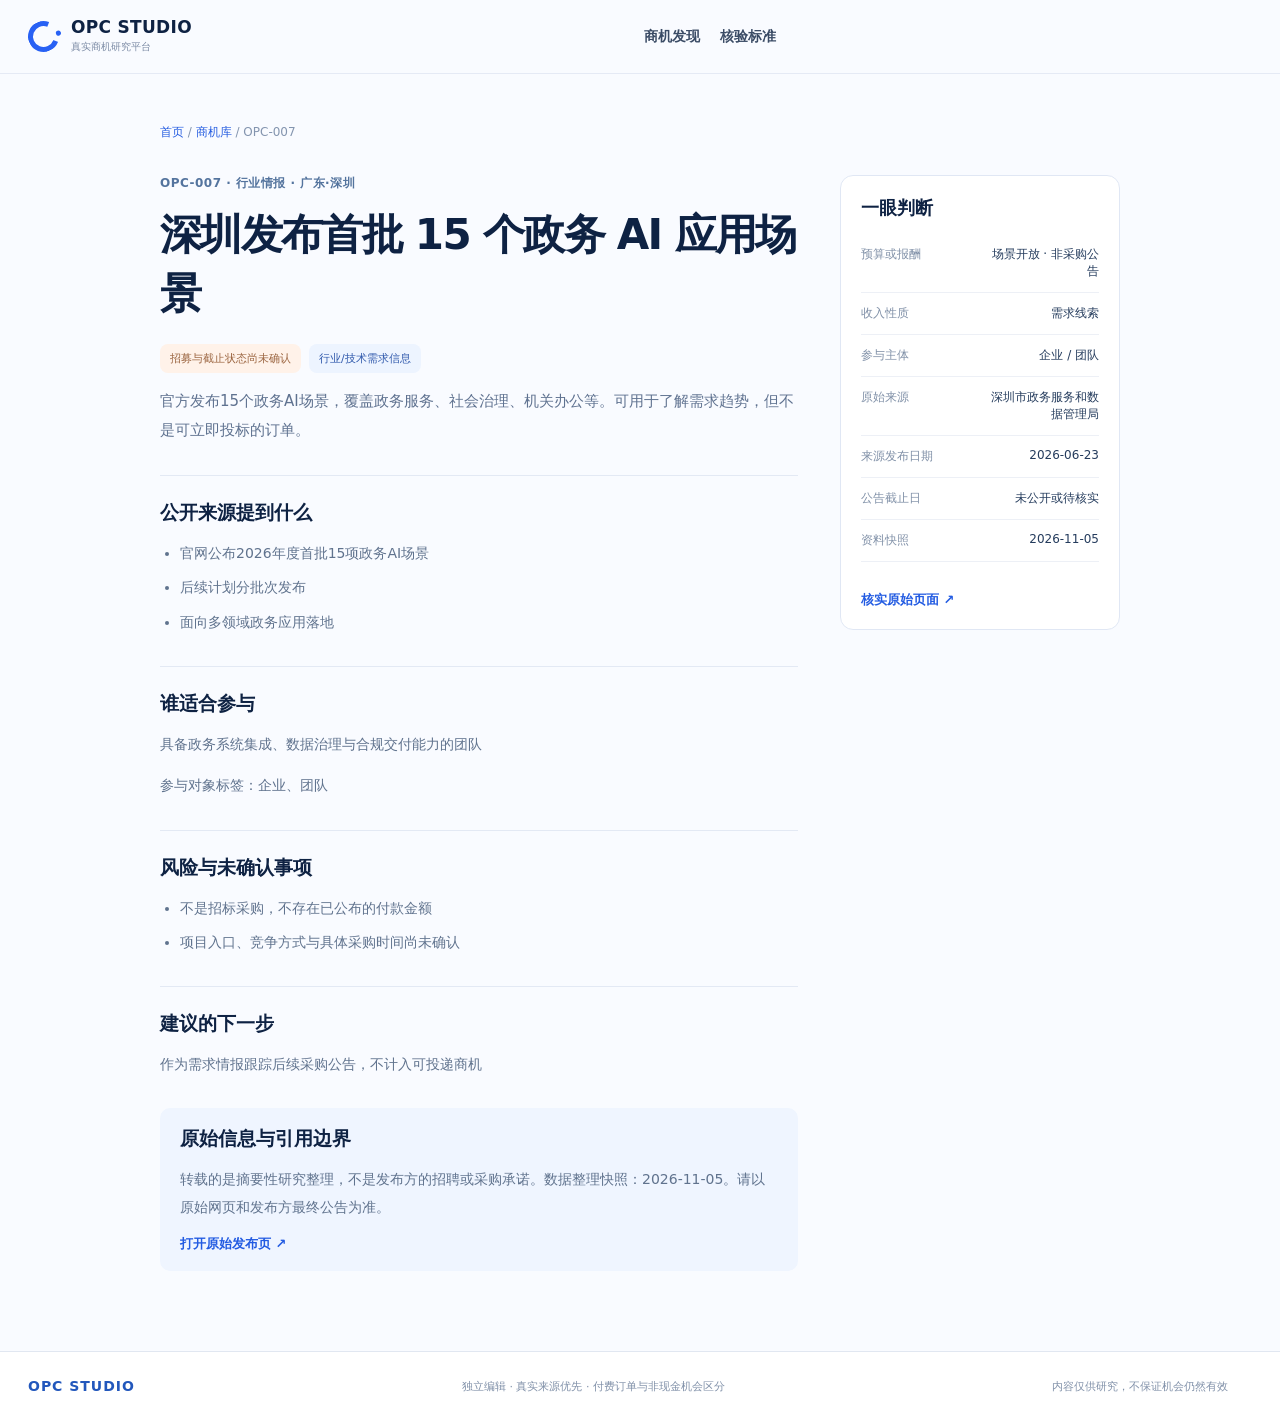
<file: opportunities/opc-007/index.html>
<!DOCTYPE html><html lang="zh-CN"><head><meta charset="utf-8"><meta name="viewport" content="width=device-width, initial-scale=1"><title>深圳发布首批 15 个政务 AI 应用场景｜商机核验 - OPC Studio</title><meta name="description" content="官方发布15个政务AI场景，覆盖政务服务、社会治理、机关办公等。可用于了解需求趋势，但不是可立即投标的订单。 详情附原始来源、预算、参与条件和核验注意事项。"><meta name="robots" content="index,follow,max-snippet:-1,max-image-preview:large"><link rel="canonical" href="https://ardss.github.io/opc-studio/opportunities/opc-007/"><meta property="og:type" content="article"><meta property="og:site_name" content="OPC Studio"><meta property="og:title" content="深圳发布首批 15 个政务 AI 应用场景｜商机核验 - OPC Studio"><meta property="og:description" content="官方发布15个政务AI场景，覆盖政务服务、社会治理、机关办公等。可用于了解需求趋势，但不是可立即投标的订单。 详情附原始来源、预算、参与条件和核验注意事项。"><meta property="og:url" content="https://ardss.github.io/opc-studio/opportunities/opc-007/"><meta name="twitter:card" content="summary"><link rel="stylesheet" href="https://ardss.github.io/opc-studio/radar.css"><link rel="stylesheet" href="https://ardss.github.io/opc-studio/public.css"><script type="application/ld+json">{"@context":"https://schema.org","@type":"Article","headline":"深圳发布首批 15 个政务 AI 应用场景","description":"官方发布15个政务AI场景，覆盖政务服务、社会治理、机关办公等。可用于了解需求趋势，但不是可立即投标的订单。","inLanguage":"zh-CN","mainEntityOfPage":"https://ardss.github.io/opc-studio/opportunities/opc-007/","datePublished":"2026-11-06","dateModified":"2026-11-06","author":{"@type":"Organization","name":"OPC Studio"},"publisher":{"@type":"Organization","name":"OPC Studio"},"isBasedOn":"https://www.sz.gov.cn/szzsj/gkmlpt/content/12/12853/post_12853960.html"}</script></head><body><header class="site-header"><div class="header-inner"><a class="brand" href="https://ardss.github.io/opc-studio/" aria-label="OPC Studio 首页"><span class="logo-mark" aria-hidden="true"></span><span class="brand-text"><strong>OPC STUDIO</strong><small>真实商机研究平台</small></span></a><nav class="nav-menu" aria-label="主导航"><a href="https://ardss.github.io/opc-studio/opportunities/" aria-current="page">商机发现</a><a href="https://ardss.github.io/opc-studio/standards/">核验标准</a></nav><div class="header-actions"><span class="live-note">公开来源 · 人工核验快照</span></div></div></header><main class="detail-public"><div class="public-container"><nav aria-label="面包屑" class="breadcrumbs"><a href="https://ardss.github.io/opc-studio/">首页</a> / <a href="https://ardss.github.io/opc-studio/opportunities/">商机库</a> / OPC-007</nav><div class="public-detail-grid"><article><div class="focus-kicker">OPC-007 · 行业情报 · 广东·深圳</div><h1>深圳发布首批 15 个政务 AI 应用场景</h1><div class="detail-inline-status"><span class="small-tag attention">招募与截止状态尚未确认</span><span class="small-tag">行业/技术需求信息</span></div><p class="detail-intro">官方发布15个政务AI场景，覆盖政务服务、社会治理、机关办公等。可用于了解需求趋势，但不是可立即投标的订单。</p><section class="detail-section"><h2>公开来源提到什么</h2><ul><li>官网公布2026年度首批15项政务AI场景</li><li>后续计划分批次发布</li><li>面向多领域政务应用落地</li></ul></section><section class="detail-section"><h2>谁适合参与</h2><p>具备政务系统集成、数据治理与合规交付能力的团队</p><p>参与对象标签：企业、团队</p></section><section class="detail-section"><h2>风险与未确认事项</h2><ul><li>不是招标采购，不存在已公布的付款金额</li><li>项目入口、竞争方式与具体采购时间尚未确认</li></ul></section><section class="detail-section"><h2>建议的下一步</h2><p>作为需求情报跟踪后续采购公告，不计入可投递商机</p></section><section class="detail-section origin-note"><h2>原始信息与引用边界</h2><p>转载的是摘要性研究整理，不是发布方的招聘或采购承诺。数据整理快照：2026-11-05。请以原始网页和发布方最终公告为准。</p><a href="https://www.sz.gov.cn/szzsj/gkmlpt/content/12/12853/post_12853960.html" rel="noopener noreferrer nofollow" target="_blank">打开原始发布页 ↗</a></section></article><aside class="public-facts"><h2>一眼判断</h2><dl><div><dt>预算或报酬</dt><dd>场景开放 · 非采购公告</dd></div><div><dt>收入性质</dt><dd>需求线索</dd></div><div><dt>参与主体</dt><dd>企业 / 团队</dd></div><div><dt>原始来源</dt><dd>深圳市政务服务和数据管理局</dd></div><div><dt>来源发布日期</dt><dd>2026-06-23</dd></div><div><dt>公告截止日</dt><dd>未公开或待核实</dd></div><div><dt>资料快照</dt><dd>2026-11-05</dd></div></dl><a href="https://www.sz.gov.cn/szzsj/gkmlpt/content/12/12853/post_12853960.html" rel="noopener noreferrer nofollow" target="_blank">核实原始页面 ↗</a></aside></div></div></main><footer class="footer"><div class="footer-inner"><a class="footer-brand" href="https://ardss.github.io/opc-studio/">OPC <b>STUDIO</b></a><span>独立编辑 · 真实来源优先 · 付费订单与非现金机会区分</span><span>内容仅供研究，不保证机会仍然有效</span></div></footer></body></html>
</file>
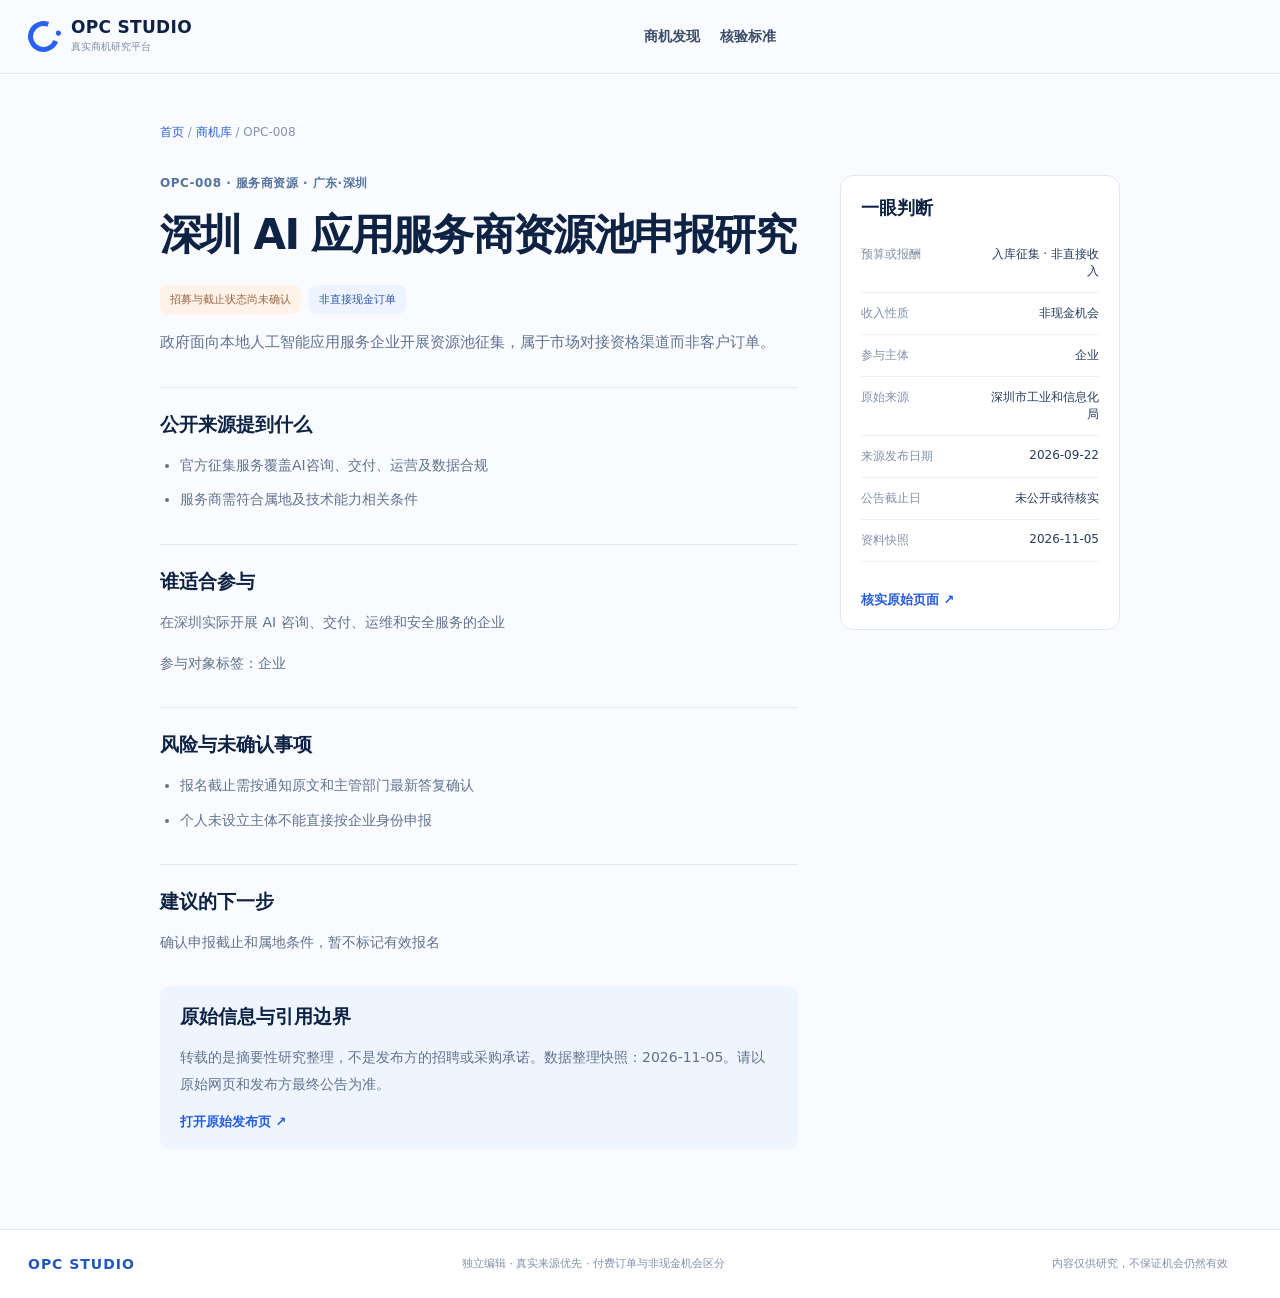
<file: opportunities/opc-008/index.html>
<!DOCTYPE html><html lang="zh-CN"><head><meta charset="utf-8"><meta name="viewport" content="width=device-width, initial-scale=1"><title>深圳 AI 应用服务商资源池申报研究｜商机核验 - OPC Studio</title><meta name="description" content="政府面向本地人工智能应用服务企业开展资源池征集，属于市场对接资格渠道而非客户订单。 详情附原始来源、预算、参与条件和核验注意事项。"><meta name="robots" content="index,follow,max-snippet:-1,max-image-preview:large"><link rel="canonical" href="https://ardss.github.io/opc-studio/opportunities/opc-008/"><meta property="og:type" content="article"><meta property="og:site_name" content="OPC Studio"><meta property="og:title" content="深圳 AI 应用服务商资源池申报研究｜商机核验 - OPC Studio"><meta property="og:description" content="政府面向本地人工智能应用服务企业开展资源池征集，属于市场对接资格渠道而非客户订单。 详情附原始来源、预算、参与条件和核验注意事项。"><meta property="og:url" content="https://ardss.github.io/opc-studio/opportunities/opc-008/"><meta name="twitter:card" content="summary"><link rel="stylesheet" href="https://ardss.github.io/opc-studio/radar.css"><link rel="stylesheet" href="https://ardss.github.io/opc-studio/public.css"><script type="application/ld+json">{"@context":"https://schema.org","@type":"Article","headline":"深圳 AI 应用服务商资源池申报研究","description":"政府面向本地人工智能应用服务企业开展资源池征集，属于市场对接资格渠道而非客户订单。","inLanguage":"zh-CN","mainEntityOfPage":"https://ardss.github.io/opc-studio/opportunities/opc-008/","datePublished":"2026-11-06","dateModified":"2026-11-06","author":{"@type":"Organization","name":"OPC Studio"},"publisher":{"@type":"Organization","name":"OPC Studio"},"isBasedOn":"https://gxj.sz.gov.cn/szsgyhxxhjwzgkml/szsgyhxxhjwzgkml/qt/tzgg/content/post_12994334.html"}</script></head><body><header class="site-header"><div class="header-inner"><a class="brand" href="https://ardss.github.io/opc-studio/" aria-label="OPC Studio 首页"><span class="logo-mark" aria-hidden="true"></span><span class="brand-text"><strong>OPC STUDIO</strong><small>真实商机研究平台</small></span></a><nav class="nav-menu" aria-label="主导航"><a href="https://ardss.github.io/opc-studio/opportunities/" aria-current="page">商机发现</a><a href="https://ardss.github.io/opc-studio/standards/">核验标准</a></nav><div class="header-actions"><span class="live-note">公开来源 · 人工核验快照</span></div></div></header><main class="detail-public"><div class="public-container"><nav aria-label="面包屑" class="breadcrumbs"><a href="https://ardss.github.io/opc-studio/">首页</a> / <a href="https://ardss.github.io/opc-studio/opportunities/">商机库</a> / OPC-008</nav><div class="public-detail-grid"><article><div class="focus-kicker">OPC-008 · 服务商资源 · 广东·深圳</div><h1>深圳 AI 应用服务商资源池申报研究</h1><div class="detail-inline-status"><span class="small-tag attention">招募与截止状态尚未确认</span><span class="small-tag">非直接现金订单</span></div><p class="detail-intro">政府面向本地人工智能应用服务企业开展资源池征集，属于市场对接资格渠道而非客户订单。</p><section class="detail-section"><h2>公开来源提到什么</h2><ul><li>官方征集服务覆盖AI咨询、交付、运营及数据合规</li><li>服务商需符合属地及技术能力相关条件</li></ul></section><section class="detail-section"><h2>谁适合参与</h2><p>在深圳实际开展 AI 咨询、交付、运维和安全服务的企业</p><p>参与对象标签：企业</p></section><section class="detail-section"><h2>风险与未确认事项</h2><ul><li>报名截止需按通知原文和主管部门最新答复确认</li><li>个人未设立主体不能直接按企业身份申报</li></ul></section><section class="detail-section"><h2>建议的下一步</h2><p>确认申报截止和属地条件，暂不标记有效报名</p></section><section class="detail-section origin-note"><h2>原始信息与引用边界</h2><p>转载的是摘要性研究整理，不是发布方的招聘或采购承诺。数据整理快照：2026-11-05。请以原始网页和发布方最终公告为准。</p><a href="https://gxj.sz.gov.cn/szsgyhxxhjwzgkml/szsgyhxxhjwzgkml/qt/tzgg/content/post_12994334.html" rel="noopener noreferrer nofollow" target="_blank">打开原始发布页 ↗</a></section></article><aside class="public-facts"><h2>一眼判断</h2><dl><div><dt>预算或报酬</dt><dd>入库征集 · 非直接收入</dd></div><div><dt>收入性质</dt><dd>非现金机会</dd></div><div><dt>参与主体</dt><dd>企业</dd></div><div><dt>原始来源</dt><dd>深圳市工业和信息化局</dd></div><div><dt>来源发布日期</dt><dd>2026-09-22</dd></div><div><dt>公告截止日</dt><dd>未公开或待核实</dd></div><div><dt>资料快照</dt><dd>2026-11-05</dd></div></dl><a href="https://gxj.sz.gov.cn/szsgyhxxhjwzgkml/szsgyhxxhjwzgkml/qt/tzgg/content/post_12994334.html" rel="noopener noreferrer nofollow" target="_blank">核实原始页面 ↗</a></aside></div></div></main><footer class="footer"><div class="footer-inner"><a class="footer-brand" href="https://ardss.github.io/opc-studio/">OPC <b>STUDIO</b></a><span>独立编辑 · 真实来源优先 · 付费订单与非现金机会区分</span><span>内容仅供研究，不保证机会仍然有效</span></div></footer></body></html>
</file>
